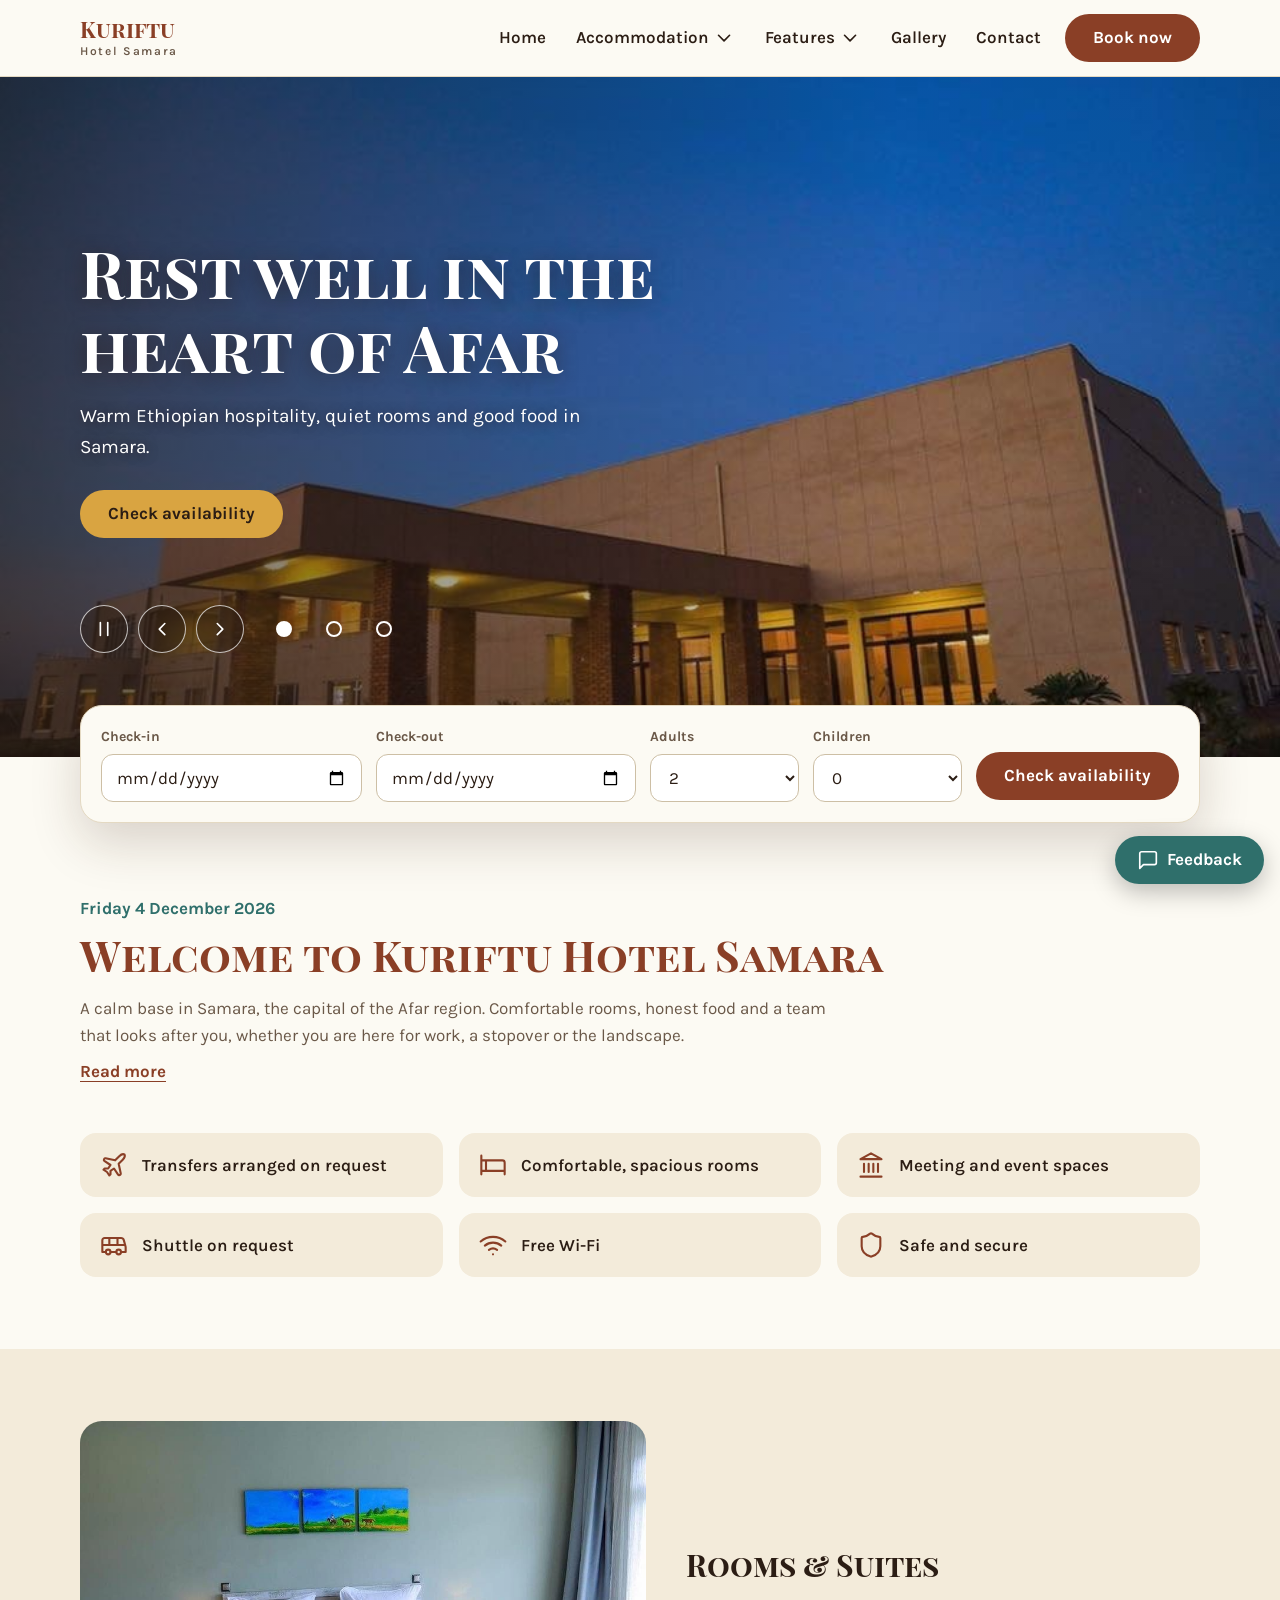
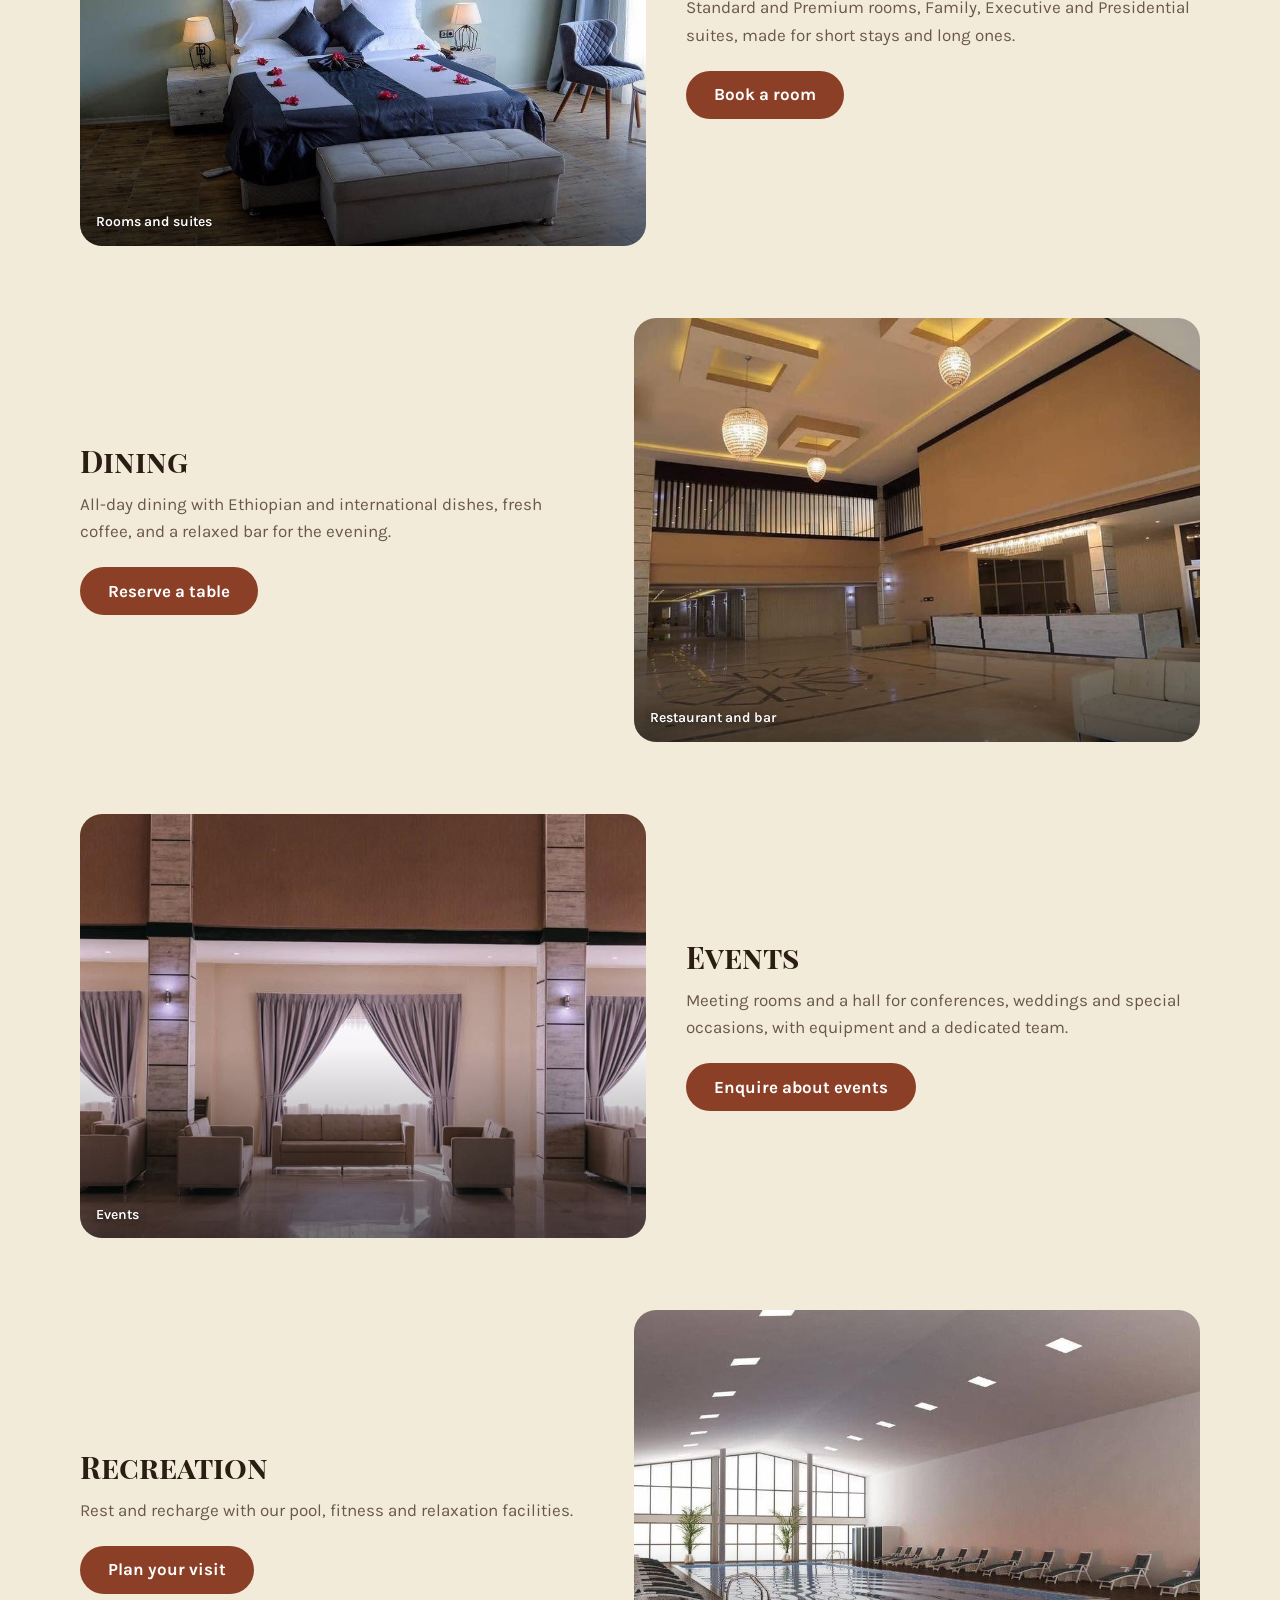
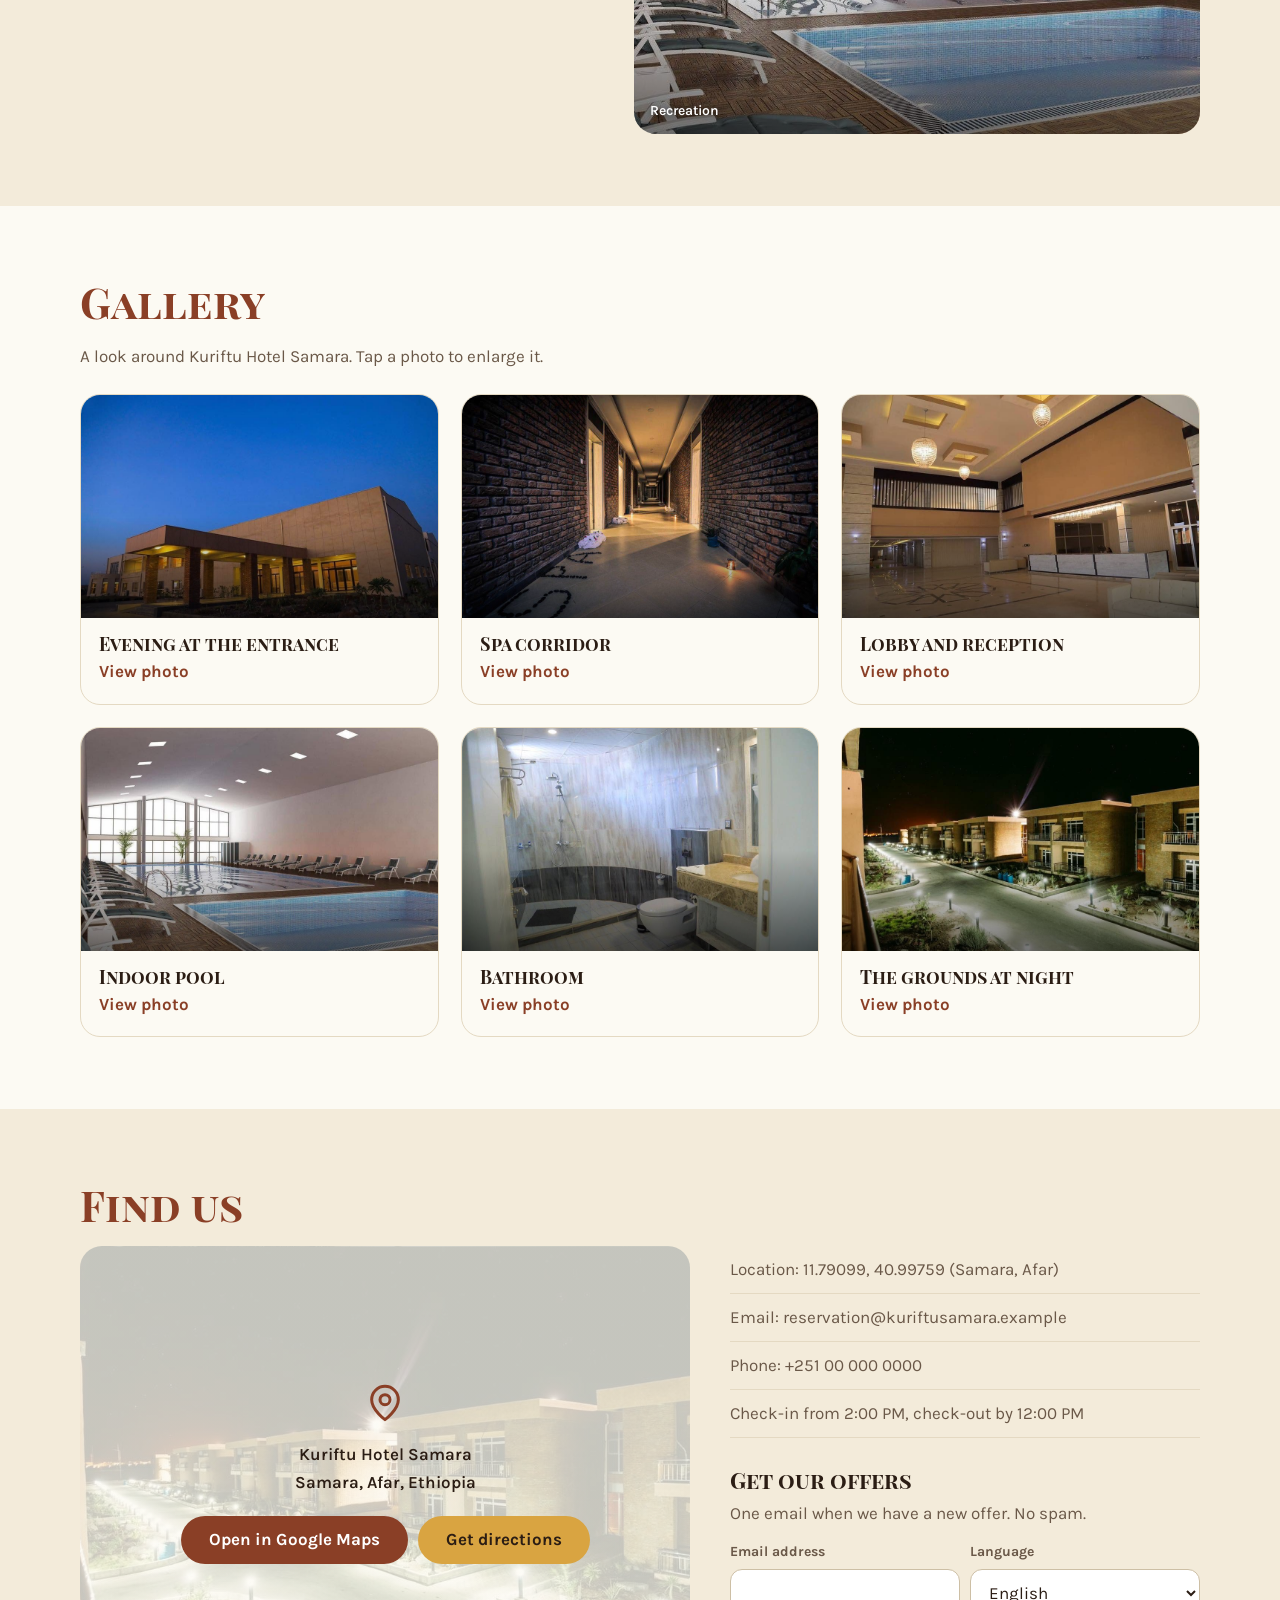
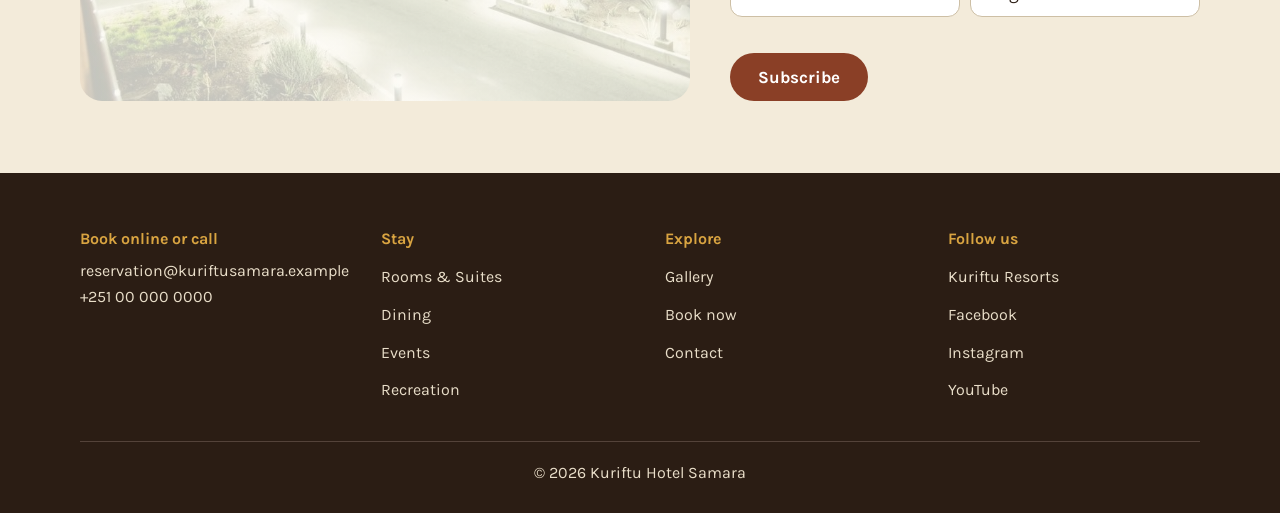
<file: index.html>
<!DOCTYPE html>
<html lang="en">
	<head>
		<meta charset="utf-8">
		<meta name="viewport" content="width=device-width, initial-scale=1, viewport-fit=cover">

		<!-- Colour of the phone browser bar (Kuriftu cream) -->
		<meta name="theme-color" content="#FCFAF3">
		<title>Kuriftu Hotel Samara</title>
		<link rel="preconnect" href="https://fonts.googleapis.com">
		<link rel="preconnect" href="https://fonts.gstatic.com" crossorigin>

		<!-- Fonts: Playfair Display SC (headings) and Karla (text) from Google Fonts -->
		<link href="https://fonts.googleapis.com/css2?family=Karla:wght@400;500;600;700&amp;family=Playfair+Display+SC:wght@400;700&amp;display=swap" rel="stylesheet">

		<!-- Site styles: every colour, size and layout rule is in css/style.css -->
		<link rel="stylesheet" href="css/style.css">
	</head>
	<body>

		<!-- Skip link: lets keyboard users jump past the menu to the main content -->
		<a class="skip" href="#main">Skip to content</a>

		<!-- HEADER: logo, menu button (phones) and main navigation -->
		<header>
			<div class="w">
				<a class="logo" href="#home" aria-label="Kuriftu Hotel Samara, home">
					Kuriftu
					<small>Hotel Samara</small>
				</a>
				<!-- Menu button: shown on phones and tablets only. Opens and closes #nav (js/common.js) -->
				<button class="burger" id="bg" aria-label="Open menu" aria-expanded="false" aria-controls="nav">
					<svg class="i" viewBox="0 0 24 24">
						<path d="M4 7h16M4 12h16M4 17h16"/>
					</svg>
				</button>
				<!-- MAIN MENU: each .dd button opens a dropdown (.sub) of links -->
				<nav id="nav" aria-label="Main">
					<ul>
						<li><a href="#home">Home</a></li>
						<li>
							<button class="dd" aria-expanded="false">
								Accommodation
								<svg class="i" viewBox="0 0 24 24">
									<path d="m6 9 6 6 6-6"/>
								</svg>
							</button>
							<div class="sub">
								<a href="rooms.html">Standard Room</a>
								<a href="rooms.html">Premium Room</a>
								<a href="rooms.html">Family Suite</a>
								<a href="rooms.html">Executive Suite</a>
								<a href="rooms.html">Presidential Suite</a>
							</div>
						</li>
						<li>
							<button class="dd" aria-expanded="false">
								Features
								<svg class="i" viewBox="0 0 24 24">
									<path d="m6 9 6 6 6-6"/>
								</svg>
							</button>
							<div class="sub">
								<a href="dining.html">Restaurant &amp; Bar</a>
								<a href="recreation.html">Recreation</a>
								<a href="events.html">Events</a>
							</div>
						</li>
						<li><a href="#sights">Gallery</a></li>
						<li><a href="#contact">Contact</a></li>
						<li><a class="btn cta" href="#bk">Book now</a></li>
					</ul>
				</nav>
			</div>
		</header>

		<!-- MAIN CONTENT -->
		<main id="main">

			<!-- HERO SLIDESHOW: 3 slides changed by js/home.js. Slide photos are .s1 .s2 .s3 in css/style.css -->
			<div class="hero" id="home" role="region" aria-roledescription="carousel" aria-label="Featured">
				<div class="slide on s1" role="group" aria-label="1 of 3">
					<div class="w">
						<h1>Rest well in the heart of Afar</h1>
						<p>Warm Ethiopian hospitality, quiet rooms and good food in Samara.</p>
						<a class="btn" href="#bk">Check availability</a>
					</div>
				</div>
				<div class="slide s2" role="group" aria-label="2 of 3">
					<div class="w">
						<h2>Stay longer, save more</h2>
						<p>Ask our team about extended-stay and group rates.</p>
						<a class="btn" href="#bk" data-pre="Special offers">See offers</a>
					</div>
				</div>
				<div class="slide s3" role="group" aria-label="3 of 3">
					<div class="w">
						<h2>Meetings, weddings and celebrations</h2>
						<p>Spaces and a team to host your event with ease.</p>
						<a class="btn" href="events.html">Plan an event</a>
					</div>
				</div>
				<!-- Slideshow controls: pause, previous, next, and dots (the dots are added by js/home.js) -->
				<div class="ctl">
					<div class="w">
						<button class="cb" id="pp" aria-label="Pause slideshow">
							<svg class="i" viewBox="0 0 24 24">
								<path d="M8 5v14M16 5v14"/>
							</svg>
						</button>
						<button class="cb" id="prev" aria-label="Previous slide">
							<svg class="i" viewBox="0 0 24 24">
								<path d="m15 18-6-6 6-6"/>
							</svg>
						</button>
						<button class="cb" id="next" aria-label="Next slide">
							<svg class="i" viewBox="0 0 24 24">
								<path d="m9 18 6-6-6-6"/>
							</svg>
						</button>
						<div class="dots" id="dots"></div>
					</div>
				</div>
			</div>

			<!-- QUICK BOOKING BAR: choose dates and guests. Checked by js/home.js -->
			<div class="book" id="bk">
				<form id="bf" novalidate>
					<div>
						<label for="ci">Check-in</label>
						<input type="date" id="ci" required>
						<div class="err" id="e1">Choose a check-in date.</div>
					</div>
					<div>
						<label for="co">Check-out</label>
						<input type="date" id="co" required>
						<div class="err" id="e2">Choose a date after check-in.</div>
					</div>
					<div>
						<label for="ad">Adults</label>
						<select id="ad">
							<option>1</option>
							<option selected>2</option>
							<option>3</option>
							<option>4</option>
						</select>
					</div>
					<div>
						<label for="ch">Children</label>
						<select id="ch">
							<option>0</option>
							<option>1</option>
							<option>2</option>
							<option>3</option>
							<option>4</option>
						</select>
					</div>
					<div style="padding-top:26px">
						<button class="btn d" type="submit">Check availability</button>
					</div>
				</form>
			</div>

			<!-- WELCOME: intro text, "Read more" toggle and highlight icons (#feat is filled by js/home.js) -->
			<section>
				<div class="w">
					<p class="date" id="today"></p>
					<h2 class="t">Welcome to Kuriftu Hotel Samara</h2>
					<p class="lead">
						A calm base in Samara, the capital of the Afar region. Comfortable rooms, honest food and a team that looks after you, whether you are here for work, a stopover or the landscape.
					</p>
					<div class="more" id="more">
						<div>
							<p class="lead" style="margin-top:14px">
								Rooms and suites include Wi-Fi and modern comforts. We can arrange meetings, conferences, weddings and tailor-made events, plus transport and local excursions. Tell us what you need and we will plan around it.
							</p>
						</div>
					</div>
					<button class="rm" id="rm" aria-expanded="false" aria-controls="more">Read more</button>
					<div class="feat" id="feat"></div>
				</div>
			</section>

			<!-- SERVICES: four photo + text blocks. Each button opens that service's own page -->
			<section class="alt" id="rooms">
				<div class="w">
					<!-- Rooms & Suites block, links to rooms.html -->
					<div class="row">
						<div class="ph p7" data-l="Rooms and suites"></div>
						<div>
							<h3>Rooms &amp; Suites</h3>
							<p>
								Standard and Premium rooms, Family, Executive and Presidential suites, made for short stays and long ones.
							</p>
							<a class="btn d" href="rooms.html">Book a room</a>
						</div>
					</div>
					<!-- Dining block, links to dining.html -->
					<div class="row" id="dining">
						<div class="ph p5" data-l="Restaurant and bar"></div>
						<div>
							<h3>Dining</h3>
							<p>
								All-day dining with Ethiopian and international dishes, fresh coffee, and a relaxed bar for the evening.
							</p>
							<a class="btn d" href="dining.html">Reserve a table</a>
						</div>
					</div>
					<!-- Events block, links to events.html -->
					<div class="row" id="events">
						<div class="ph p2" data-l="Events"></div>
						<div>
							<h3>Events</h3>
							<p>
								Meeting rooms and a hall for conferences, weddings and special occasions, with equipment and a dedicated team.
							</p>
							<a class="btn d" href="events.html">Enquire about events</a>
						</div>
					</div>
					<!-- Recreation block, links to recreation.html -->
					<div class="row" id="recreation">
						<div class="ph p6" data-l="Recreation"></div>
						<div>
							<h3>Recreation</h3>
							<p>Rest and recharge with our pool, fitness and relaxation facilities.</p>
							<a class="btn d" href="recreation.html">Plan your visit</a>
						</div>
					</div>
				</div>
			</section>

			<!-- GALLERY: photo cards are created by js/home.js. Clicking one opens the photo large -->
			<section id="sights">
				<div class="w">
					<h2 class="t">Gallery</h2>
					<p class="lead" style="margin-bottom:var(--sp3)">
						A look around Kuriftu Hotel Samara. Tap a photo to enlarge it.
					</p>
					<div class="grid" id="sg"></div>
				</div>
			</section>

			<!-- CONTACT: map buttons, contact details and newsletter form -->
			<section class="alt" id="contact">
				<div class="w">
					<h2 class="t">Find us</h2>
					<div class="map">
						<!-- Map panel: the buttons open Google Maps at the hotel coordinates -->
						<div class="mp bgmap">
							<div>
								<svg class="i" viewBox="0 0 24 24" style="width:40px;height:40px;color:var(--clay)">
									<path d="M20 10c0 6-8 12-8 12S4 16 4 10a8 8 0 0 1 16 0z"/>
									<circle cx="12" cy="10" r="3"/>
								</svg>
								<p>Kuriftu Hotel Samara<br>Samara, Afar, Ethiopia</p>
								<div style="display:flex;gap:10px;flex-wrap:wrap;justify-content:center">
									<a class="btn d" target="_blank" rel="noopener" href="https://www.google.com/maps/search/?api=1&amp;query=11.790987722629863,40.997588932557825">
										Open in Google Maps
									</a>
									<a class="btn" target="_blank" rel="noopener" href="https://www.google.com/maps/dir/?api=1&amp;destination=11.790987722629863,40.997588932557825">
										Get directions
									</a>
								</div>
							</div>
						</div>
						<div>
							<ul class="list">
								<li>Location: 11.79099, 40.99759 (Samara, Afar)</li>
								<li>Email: reservation@kuriftusamara.example</li>
								<li>Phone: +251 00 000 0000</li>
								<li>Check-in from 2:00 PM, check-out by 12:00 PM</li>
							</ul>
							<h3 style="font-size:22px;margin:30px 0 6px">Get our offers</h3>
							<p style="color:var(--mu)">One email when we have a new offer. No spam.</p>
							<!-- Newsletter form (checked by js/home.js) -->
							<form class="sf" id="sf" novalidate>
								<div>
									<label for="se">Email address</label>
									<input type="email" id="se" autocomplete="email">
									<div class="err">Enter a valid email, like name@example.com.</div>
								</div>
								<div>
									<label for="sl">Language</label>
									<select id="sl">
										<option>English</option>
										<option>Amharic</option>
									</select>
								</div>
								<div style="padding-top:26px">
									<button class="btn d" type="submit">Subscribe</button>
								</div>
							</form>
						</div>
					</div>
				</div>
			</section>
		</main>

		<!-- FOOTER: link columns and copyright -->
		<footer>
			<div class="w">
				<div class="fg">
					<div>
						<h4>Book online or call</h4>
						<ul>
							<li>reservation@kuriftusamara.example</li>
							<li>+251 00 000 0000</li>
						</ul>
					</div>
					<div>
						<h4>Stay</h4>
						<ul>
							<li><a href="rooms.html">Rooms &amp; Suites</a></li>
							<li><a href="dining.html">Dining</a></li>
							<li><a href="events.html">Events</a></li>
							<li><a href="recreation.html">Recreation</a></li>
						</ul>
					</div>
					<div>
						<h4>Explore</h4>
						<ul>
							<li><a href="#sights">Gallery</a></li>
							<li><a href="#bk">Book now</a></li>
							<li><a href="#contact">Contact</a></li>
						</ul>
					</div>
					<div>
						<h4>Follow us</h4>
						<ul>
							<li><a href="https://kurifturesorts.com" target="_blank" rel="noopener">Kuriftu Resorts</a></li>
							<li><a href="#" data-soon>Facebook</a></li>
							<li><a href="#" data-soon>Instagram</a></li>
							<li><a href="#" data-soon>YouTube</a></li>
						</ul>
					</div>
				</div>
				<p class="cp">© 2026 Kuriftu Hotel Samara</p>
			</div>
		</footer>

		<!-- Floating Feedback button: opens a feedback form (js/common.js) -->
		<button class="fab" id="fb">
			<svg class="i" viewBox="0 0 24 24">
				<path d="M21 15a2 2 0 0 1-2 2H7l-4 4V5a2 2 0 0 1 2-2h14a2 2 0 0 1 2 2z"/>
			</svg>
			<span>Feedback</span>
		</button>

		<!-- Pop-up dialog: used for confirmations, feedback and enlarged photos -->
		<div class="md" id="md" role="dialog" aria-modal="true" aria-label="Dialog">
			<div class="mb">
				<button class="x" id="mx" aria-label="Close">
					<svg class="i" viewBox="0 0 24 24">
						<path d="M18 6 6 18M6 6l12 12"/>
					</svg>
				</button>
				<div id="mc"></div>
			</div>
		</div>

		<!-- Toast: short message that appears at the bottom of the screen -->
		<div id="toast" role="status" aria-live="polite"></div>

		<!-- SCRIPTS: common.js is shared by every page (menu, pop-up, toast, feedback); the second file is specific to this page -->
		<script src="js/common.js"></script>
		<script src="js/home.js"></script>
	</body>
</html>
</file>
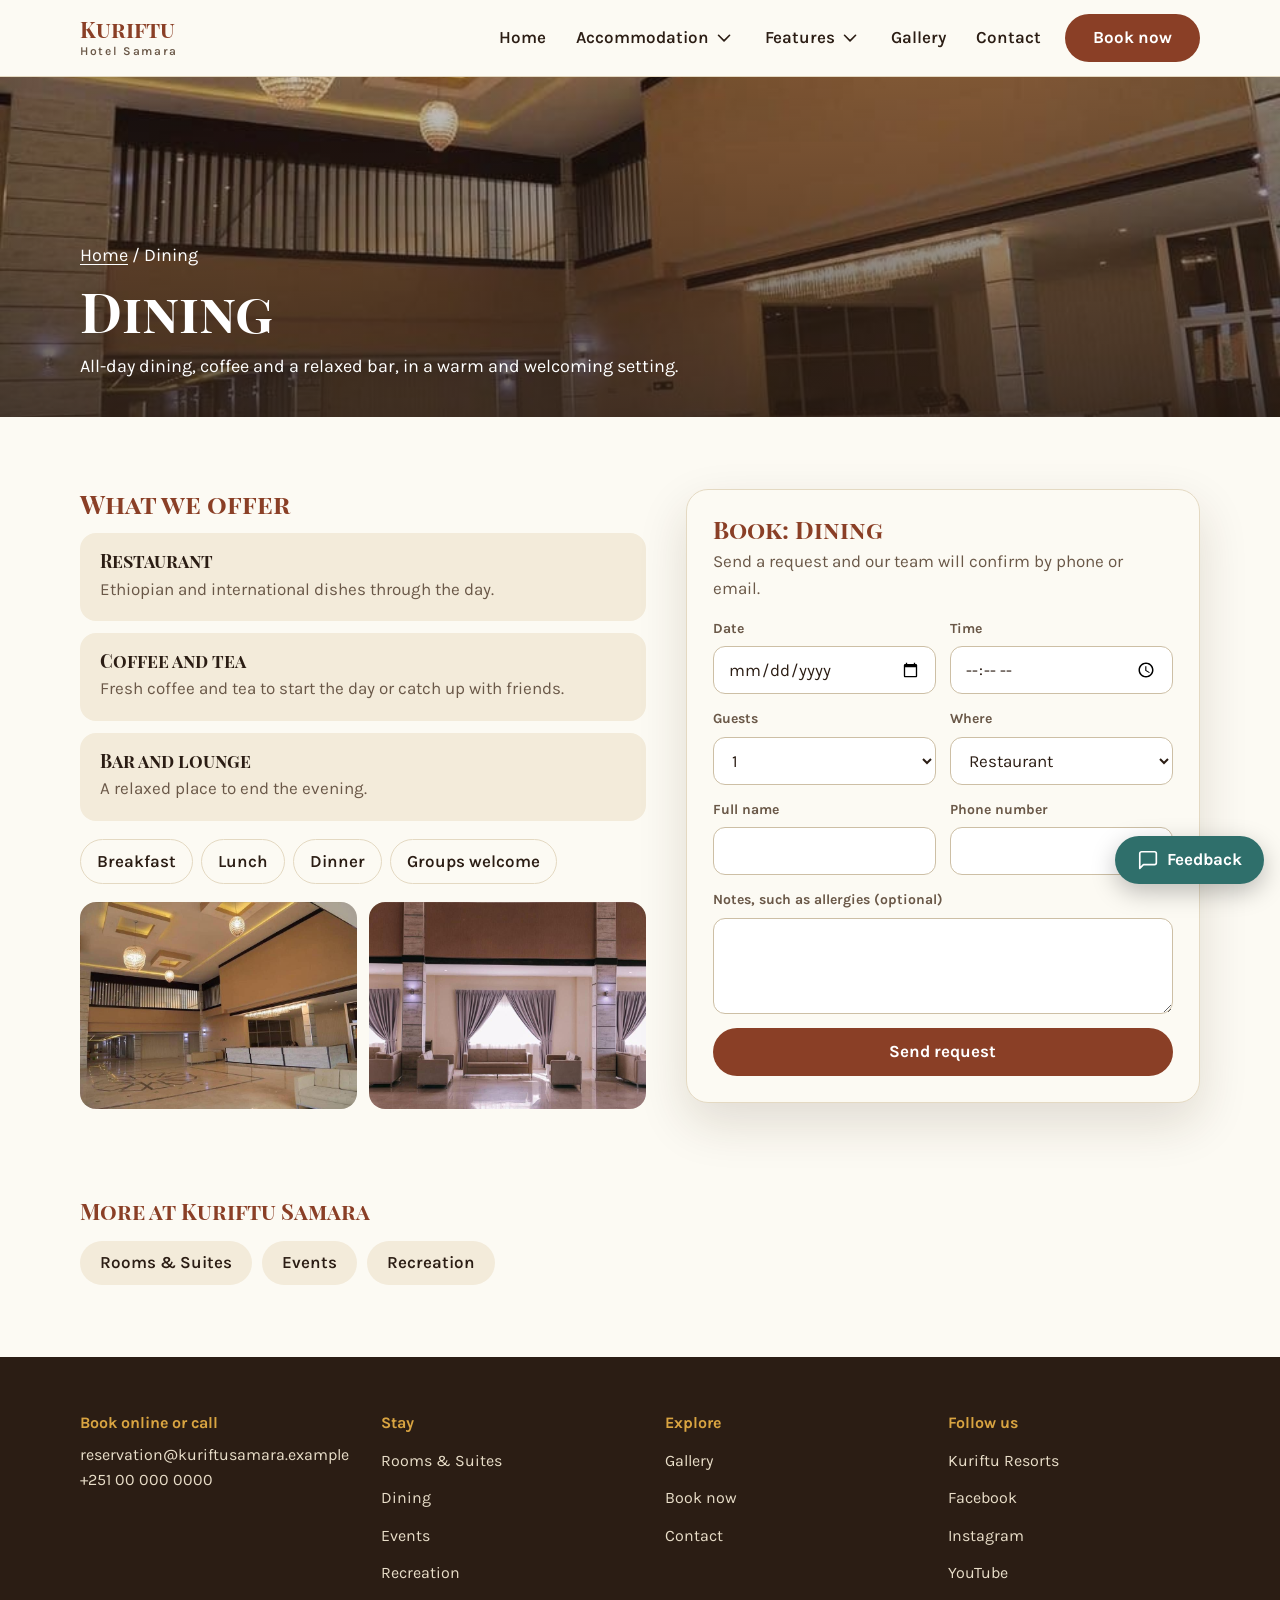
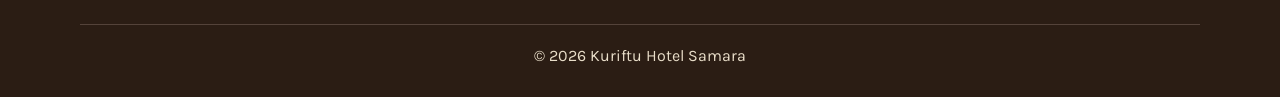
<file: dining.html>
<!DOCTYPE html>
<html lang="en">
	<head>
		<meta charset="utf-8">
		<meta name="viewport" content="width=device-width, initial-scale=1, viewport-fit=cover">

		<!-- Colour of the phone browser bar (Kuriftu cream) -->
		<meta name="theme-color" content="#FCFAF3">
		<title>Dining | Kuriftu Hotel Samara</title>
		<link rel="preconnect" href="https://fonts.googleapis.com">
		<link rel="preconnect" href="https://fonts.gstatic.com" crossorigin>

		<!-- Fonts: Playfair Display SC (headings) and Karla (text) from Google Fonts -->
		<link href="https://fonts.googleapis.com/css2?family=Karla:wght@400;500;600;700&amp;family=Playfair+Display+SC:wght@400;700&amp;display=swap" rel="stylesheet">

		<!-- Site styles: every colour, size and layout rule is in css/style.css -->
		<link rel="stylesheet" href="css/style.css">
		<!-- Marks the page as JavaScript-enabled (for animations) and remembers if the opening screen was already shown -->
		<script>document.documentElement.className="js";try{if(sessionStorage.getItem("ks"))document.documentElement.classList.add("seen")}catch(e){}</script>
	</head>
	<body data-page="dining">

		<!-- PAGE TRANSITION: clay curtain that slides away when a page opens and closes when a link is clicked -->
		<div class="curtain" aria-hidden="true"></div>

		<!-- Skip link: lets keyboard users jump past the menu to the main content -->
		<a class="skip" href="index.html#main">Skip to content</a>

		<!-- HEADER: logo, menu button (phones) and main navigation -->
		<header>
			<div class="w">
				<a class="logo" href="index.html#home" aria-label="Kuriftu Hotel Samara, home">
					Kuriftu
					<small>Hotel Samara</small>
				</a>
				<!-- Menu button: shown on phones and tablets only. Opens and closes #nav (js/common.js) -->
				<button class="burger" id="bg" aria-label="Open menu" aria-expanded="false" aria-controls="nav">
					<svg class="i" viewBox="0 0 24 24">
						<path d="M4 7h16M4 12h16M4 17h16"/>
					</svg>
				</button>
				<!-- MAIN MENU: each .dd button opens a dropdown (.sub) of links -->
				<nav id="nav" aria-label="Main">
					<ul>
						<li><a href="index.html#home">Home</a></li>
						<li>
							<button class="dd" aria-expanded="false">
								Accommodation
								<svg class="i" viewBox="0 0 24 24">
									<path d="m6 9 6 6 6-6"/>
								</svg>
							</button>
							<div class="sub">
								<a href="rooms.html">Standard Room</a>
								<a href="rooms.html">Premium Room</a>
								<a href="rooms.html">Family Suite</a>
								<a href="rooms.html">Executive Suite</a>
								<a href="rooms.html">Presidential Suite</a>
							</div>
						</li>
						<li>
							<button class="dd" aria-expanded="false">
								Features
								<svg class="i" viewBox="0 0 24 24">
									<path d="m6 9 6 6 6-6"/>
								</svg>
							</button>
							<div class="sub">
								<a href="dining.html">Restaurant &amp; Bar</a>
								<a href="recreation.html">Recreation</a>
								<a href="events.html">Events</a>
							</div>
						</li>
						<li><a href="index.html#sights">Gallery</a></li>
						<li><a href="index.html#contact">Contact</a></li>
						<li><a class="btn cta" href="index.html#bk">Book now</a></li>
					</ul>
				</nav>
			</div>
		</header>

		<!-- MAIN CONTENT -->
		<main id="main">

			<!-- PAGE BANNER: photo background (class p7, p5, p2 or p6) with the page title -->
			<div class="sh p5">
				<div class="w">
					<p class="crumb"><a href="index.html">Home</a> / Dining</p>
					<h1 tabindex="-1">Dining</h1>
					<p>All-day dining, coffee and a relaxed bar, in a warm and welcoming setting.</p>
				</div>
			</div>
			<div class="w">
				<!-- TWO COLUMNS: details on the left, booking form on the right (stacked on phones) -->
				<div class="sg2">
					<div>
						<h2>What we offer</h2>
						<div class="ic">
							<h3>Restaurant</h3>
							<p>Ethiopian and international dishes through the day.</p>
						</div>
						<div class="ic">
							<h3>Coffee and tea</h3>
							<p>Fresh coffee and tea to start the day or catch up with friends.</p>
						</div>
						<div class="ic">
							<h3>Bar and lounge</h3>
							<p>A relaxed place to end the evening.</p>
						</div>
						<ul class="tg">
							<li>Breakfast</li>
							<li>Lunch</li>
							<li>Dinner</li>
							<li>Groups welcome</li>
						</ul>
						<!-- Photo strip -->
						<div class="thumbs">
							<div class="p5" role="img" aria-label="Dining photo"></div>
							<div class="p2" role="img" aria-label="Dining photo"></div>
						</div>
					</div>
					<!-- BOOKING FORM: js/service.js builds the fields into #pf-fields, checks them and shows a confirmation -->
					<form class="bf" id="pf" novalidate>
						<h2>Book: Dining</h2>
						<p>Send a request and our team will confirm by phone or email.</p>
						<div class="f2" id="pf-fields"></div>
						<button class="btn d" type="submit">Send request</button>
					</form>
				</div>
				<h2 class="t" style="font-size:22px">More at Kuriftu Samara</h2>
				<!-- Links to the other service pages -->
				<div class="oth">
					<a href="rooms.html">Rooms &amp; Suites</a>
					<a href="events.html">Events</a>
					<a href="recreation.html">Recreation</a>
				</div>
			</div>
		</main>

		<!-- FOOTER: link columns and copyright -->
		<footer>
			<div class="w">
				<div class="fg">
					<div>
						<h4>Book online or call</h4>
						<ul>
							<li>reservation@kuriftusamara.example</li>
							<li>+251 00 000 0000</li>
						</ul>
					</div>
					<div>
						<h4>Stay</h4>
						<ul>
							<li><a href="rooms.html">Rooms &amp; Suites</a></li>
							<li><a href="dining.html">Dining</a></li>
							<li><a href="events.html">Events</a></li>
							<li><a href="recreation.html">Recreation</a></li>
						</ul>
					</div>
					<div>
						<h4>Explore</h4>
						<ul>
							<li><a href="index.html#sights">Gallery</a></li>
							<li><a href="index.html#bk">Book now</a></li>
							<li><a href="index.html#contact">Contact</a></li>
						</ul>
					</div>
					<div>
						<h4>Follow us</h4>
						<ul>
							<li><a href="https://kurifturesorts.com" target="_blank" rel="noopener">Kuriftu Resorts</a></li>
							<li><a href="index.html#" data-soon>Facebook</a></li>
							<li><a href="index.html#" data-soon>Instagram</a></li>
							<li><a href="index.html#" data-soon>YouTube</a></li>
						</ul>
					</div>
				</div>
				<p class="cp">© 2026 Kuriftu Hotel Samara</p>
			</div>
		</footer>

		<!-- Floating Feedback button: opens a feedback form (js/common.js) -->
		<button class="fab" id="fb">
			<svg class="i" viewBox="0 0 24 24">
				<path d="M21 15a2 2 0 0 1-2 2H7l-4 4V5a2 2 0 0 1 2-2h14a2 2 0 0 1 2 2z"/>
			</svg>
			<span>Feedback</span>
		</button>

		<!-- Pop-up dialog: used for confirmations, feedback and enlarged photos -->
		<div class="md" id="md" role="dialog" aria-modal="true" aria-label="Dialog">
			<div class="mb">
				<button class="x" id="mx" aria-label="Close">
					<svg class="i" viewBox="0 0 24 24">
						<path d="M18 6 6 18M6 6l12 12"/>
					</svg>
				</button>
				<div id="mc"></div>
			</div>
		</div>

		<!-- Toast: short message that appears at the bottom of the screen -->
		<div id="toast" role="status" aria-live="polite"></div>

		<!-- SCRIPTS: common.js is shared by every page (menu, pop-up, toast, feedback); the second file is specific to this page -->
		<script src="js/common.js"></script>
		<script src="js/service.js"></script>
	</body>
</html>
</file>
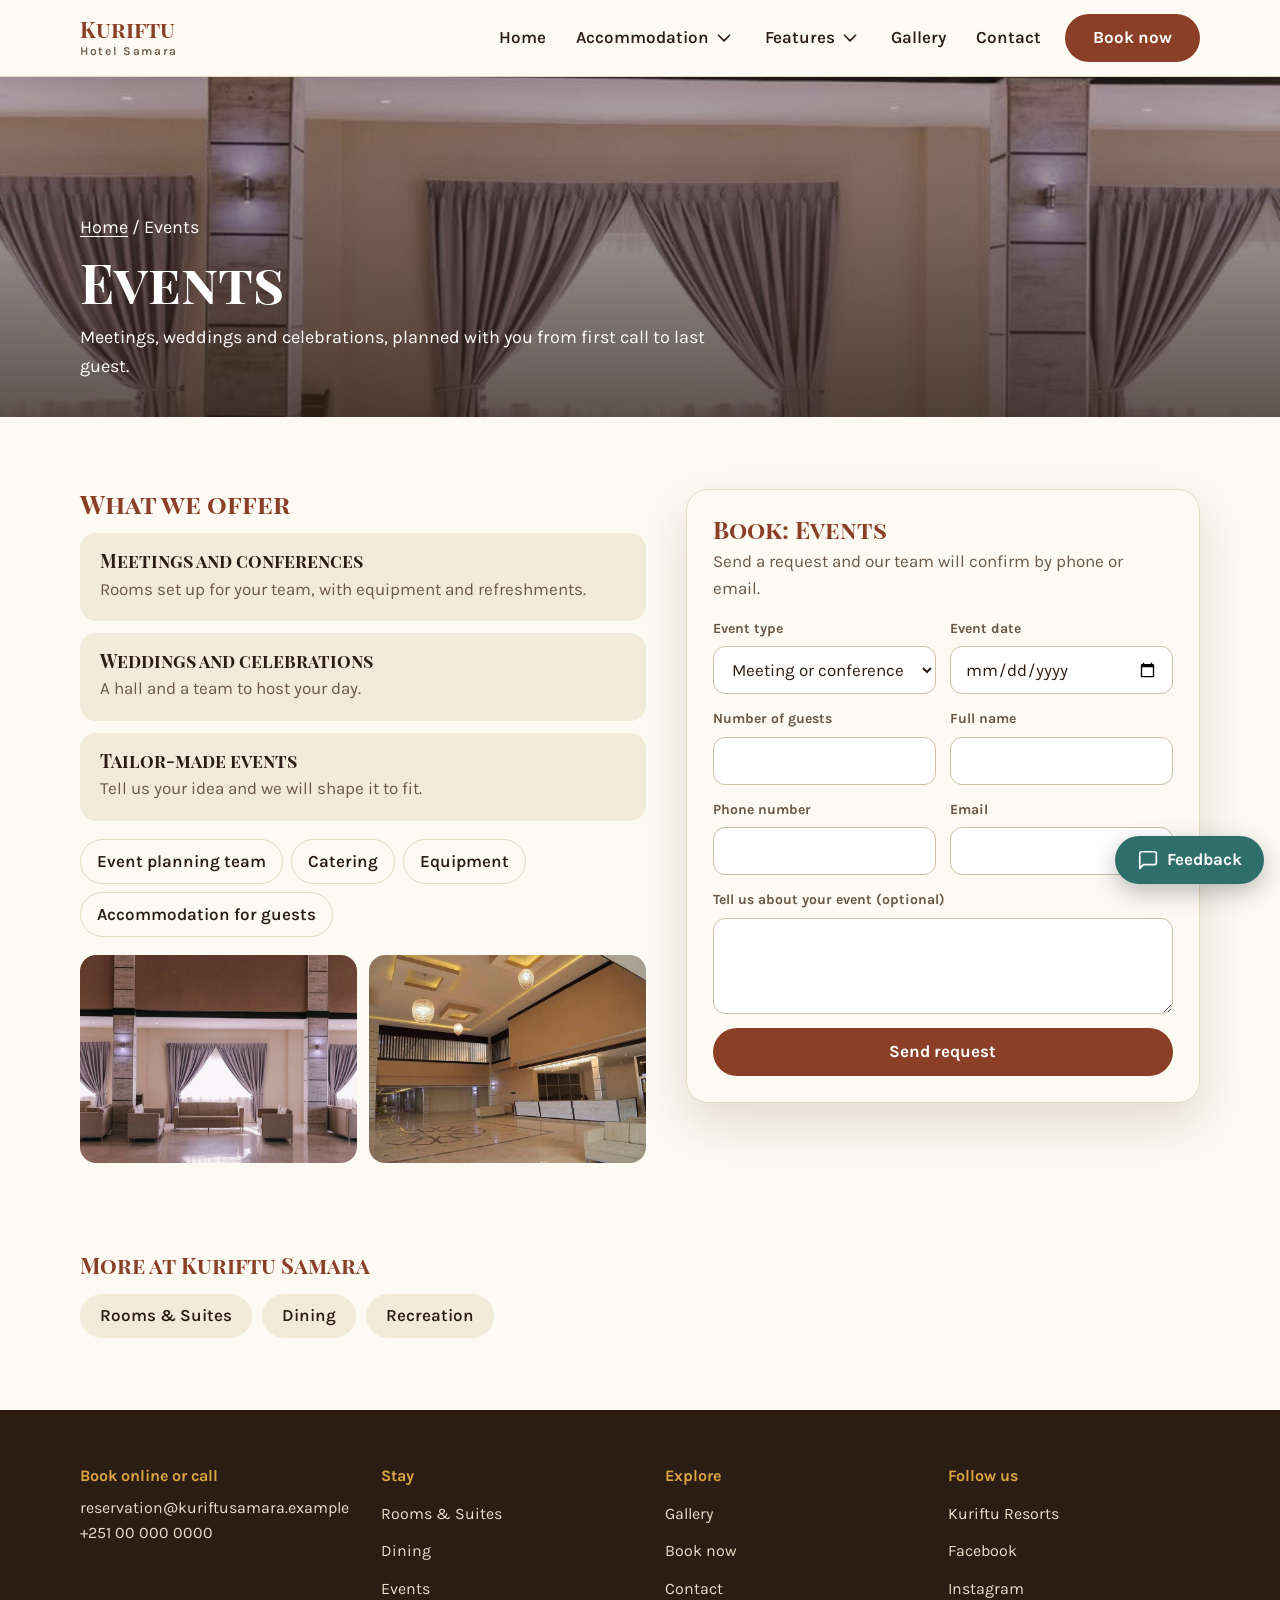
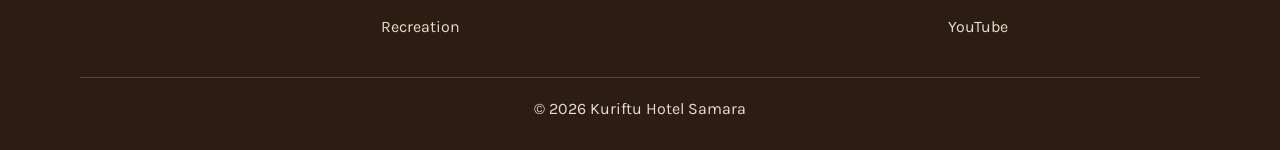
<file: events.html>
<!DOCTYPE html>
<html lang="en">
	<head>
		<meta charset="utf-8">
		<meta name="viewport" content="width=device-width, initial-scale=1, viewport-fit=cover">

		<!-- Colour of the phone browser bar (Kuriftu cream) -->
		<meta name="theme-color" content="#FCFAF3">
		<title>Events | Kuriftu Hotel Samara</title>
		<link rel="preconnect" href="https://fonts.googleapis.com">
		<link rel="preconnect" href="https://fonts.gstatic.com" crossorigin>

		<!-- Fonts: Playfair Display SC (headings) and Karla (text) from Google Fonts -->
		<link href="https://fonts.googleapis.com/css2?family=Karla:wght@400;500;600;700&amp;family=Playfair+Display+SC:wght@400;700&amp;display=swap" rel="stylesheet">

		<!-- Site styles: every colour, size and layout rule is in css/style.css -->
		<link rel="stylesheet" href="css/style.css">
		<!-- Marks the page as JavaScript-enabled (for animations) and remembers if the opening screen was already shown -->
		<script>document.documentElement.className="js";try{if(sessionStorage.getItem("ks"))document.documentElement.classList.add("seen")}catch(e){}</script>
	</head>
	<body data-page="events">

		<!-- PAGE TRANSITION: clay curtain that slides away when a page opens and closes when a link is clicked -->
		<div class="curtain" aria-hidden="true"></div>

		<!-- Skip link: lets keyboard users jump past the menu to the main content -->
		<a class="skip" href="index.html#main">Skip to content</a>

		<!-- HEADER: logo, menu button (phones) and main navigation -->
		<header>
			<div class="w">
				<a class="logo" href="index.html#home" aria-label="Kuriftu Hotel Samara, home">
					Kuriftu
					<small>Hotel Samara</small>
				</a>
				<!-- Menu button: shown on phones and tablets only. Opens and closes #nav (js/common.js) -->
				<button class="burger" id="bg" aria-label="Open menu" aria-expanded="false" aria-controls="nav">
					<svg class="i" viewBox="0 0 24 24">
						<path d="M4 7h16M4 12h16M4 17h16"/>
					</svg>
				</button>
				<!-- MAIN MENU: each .dd button opens a dropdown (.sub) of links -->
				<nav id="nav" aria-label="Main">
					<ul>
						<li><a href="index.html#home">Home</a></li>
						<li>
							<button class="dd" aria-expanded="false">
								Accommodation
								<svg class="i" viewBox="0 0 24 24">
									<path d="m6 9 6 6 6-6"/>
								</svg>
							</button>
							<div class="sub">
								<a href="rooms.html">Standard Room</a>
								<a href="rooms.html">Premium Room</a>
								<a href="rooms.html">Family Suite</a>
								<a href="rooms.html">Executive Suite</a>
								<a href="rooms.html">Presidential Suite</a>
							</div>
						</li>
						<li>
							<button class="dd" aria-expanded="false">
								Features
								<svg class="i" viewBox="0 0 24 24">
									<path d="m6 9 6 6 6-6"/>
								</svg>
							</button>
							<div class="sub">
								<a href="dining.html">Restaurant &amp; Bar</a>
								<a href="recreation.html">Recreation</a>
								<a href="events.html">Events</a>
							</div>
						</li>
						<li><a href="index.html#sights">Gallery</a></li>
						<li><a href="index.html#contact">Contact</a></li>
						<li><a class="btn cta" href="index.html#bk">Book now</a></li>
					</ul>
				</nav>
			</div>
		</header>

		<!-- MAIN CONTENT -->
		<main id="main">

			<!-- PAGE BANNER: photo background (class p7, p5, p2 or p6) with the page title -->
			<div class="sh p2">
				<div class="w">
					<p class="crumb"><a href="index.html">Home</a> / Events</p>
					<h1 tabindex="-1">Events</h1>
					<p>Meetings, weddings and celebrations, planned with you from first call to last guest.</p>
				</div>
			</div>
			<div class="w">
				<!-- TWO COLUMNS: details on the left, booking form on the right (stacked on phones) -->
				<div class="sg2">
					<div>
						<h2>What we offer</h2>
						<div class="ic">
							<h3>Meetings and conferences</h3>
							<p>Rooms set up for your team, with equipment and refreshments.</p>
						</div>
						<div class="ic">
							<h3>Weddings and celebrations</h3>
							<p>A hall and a team to host your day.</p>
						</div>
						<div class="ic">
							<h3>Tailor-made events</h3>
							<p>Tell us your idea and we will shape it to fit.</p>
						</div>
						<ul class="tg">
							<li>Event planning team</li>
							<li>Catering</li>
							<li>Equipment</li>
							<li>Accommodation for guests</li>
						</ul>
						<!-- Photo strip -->
						<div class="thumbs">
							<div class="p2" role="img" aria-label="Events photo"></div>
							<div class="p5" role="img" aria-label="Events photo"></div>
						</div>
					</div>
					<!-- BOOKING FORM: js/service.js builds the fields into #pf-fields, checks them and shows a confirmation -->
					<form class="bf" id="pf" novalidate>
						<h2>Book: Events</h2>
						<p>Send a request and our team will confirm by phone or email.</p>
						<div class="f2" id="pf-fields"></div>
						<button class="btn d" type="submit">Send request</button>
					</form>
				</div>
				<h2 class="t" style="font-size:22px">More at Kuriftu Samara</h2>
				<!-- Links to the other service pages -->
				<div class="oth">
					<a href="rooms.html">Rooms &amp; Suites</a>
					<a href="dining.html">Dining</a>
					<a href="recreation.html">Recreation</a>
				</div>
			</div>
		</main>

		<!-- FOOTER: link columns and copyright -->
		<footer>
			<div class="w">
				<div class="fg">
					<div>
						<h4>Book online or call</h4>
						<ul>
							<li>reservation@kuriftusamara.example</li>
							<li>+251 00 000 0000</li>
						</ul>
					</div>
					<div>
						<h4>Stay</h4>
						<ul>
							<li><a href="rooms.html">Rooms &amp; Suites</a></li>
							<li><a href="dining.html">Dining</a></li>
							<li><a href="events.html">Events</a></li>
							<li><a href="recreation.html">Recreation</a></li>
						</ul>
					</div>
					<div>
						<h4>Explore</h4>
						<ul>
							<li><a href="index.html#sights">Gallery</a></li>
							<li><a href="index.html#bk">Book now</a></li>
							<li><a href="index.html#contact">Contact</a></li>
						</ul>
					</div>
					<div>
						<h4>Follow us</h4>
						<ul>
							<li><a href="https://kurifturesorts.com" target="_blank" rel="noopener">Kuriftu Resorts</a></li>
							<li><a href="index.html#" data-soon>Facebook</a></li>
							<li><a href="index.html#" data-soon>Instagram</a></li>
							<li><a href="index.html#" data-soon>YouTube</a></li>
						</ul>
					</div>
				</div>
				<p class="cp">© 2026 Kuriftu Hotel Samara</p>
			</div>
		</footer>

		<!-- Floating Feedback button: opens a feedback form (js/common.js) -->
		<button class="fab" id="fb">
			<svg class="i" viewBox="0 0 24 24">
				<path d="M21 15a2 2 0 0 1-2 2H7l-4 4V5a2 2 0 0 1 2-2h14a2 2 0 0 1 2 2z"/>
			</svg>
			<span>Feedback</span>
		</button>

		<!-- Pop-up dialog: used for confirmations, feedback and enlarged photos -->
		<div class="md" id="md" role="dialog" aria-modal="true" aria-label="Dialog">
			<div class="mb">
				<button class="x" id="mx" aria-label="Close">
					<svg class="i" viewBox="0 0 24 24">
						<path d="M18 6 6 18M6 6l12 12"/>
					</svg>
				</button>
				<div id="mc"></div>
			</div>
		</div>

		<!-- Toast: short message that appears at the bottom of the screen -->
		<div id="toast" role="status" aria-live="polite"></div>

		<!-- SCRIPTS: common.js is shared by every page (menu, pop-up, toast, feedback); the second file is specific to this page -->
		<script src="js/common.js"></script>
		<script src="js/service.js"></script>
	</body>
</html>
</file>
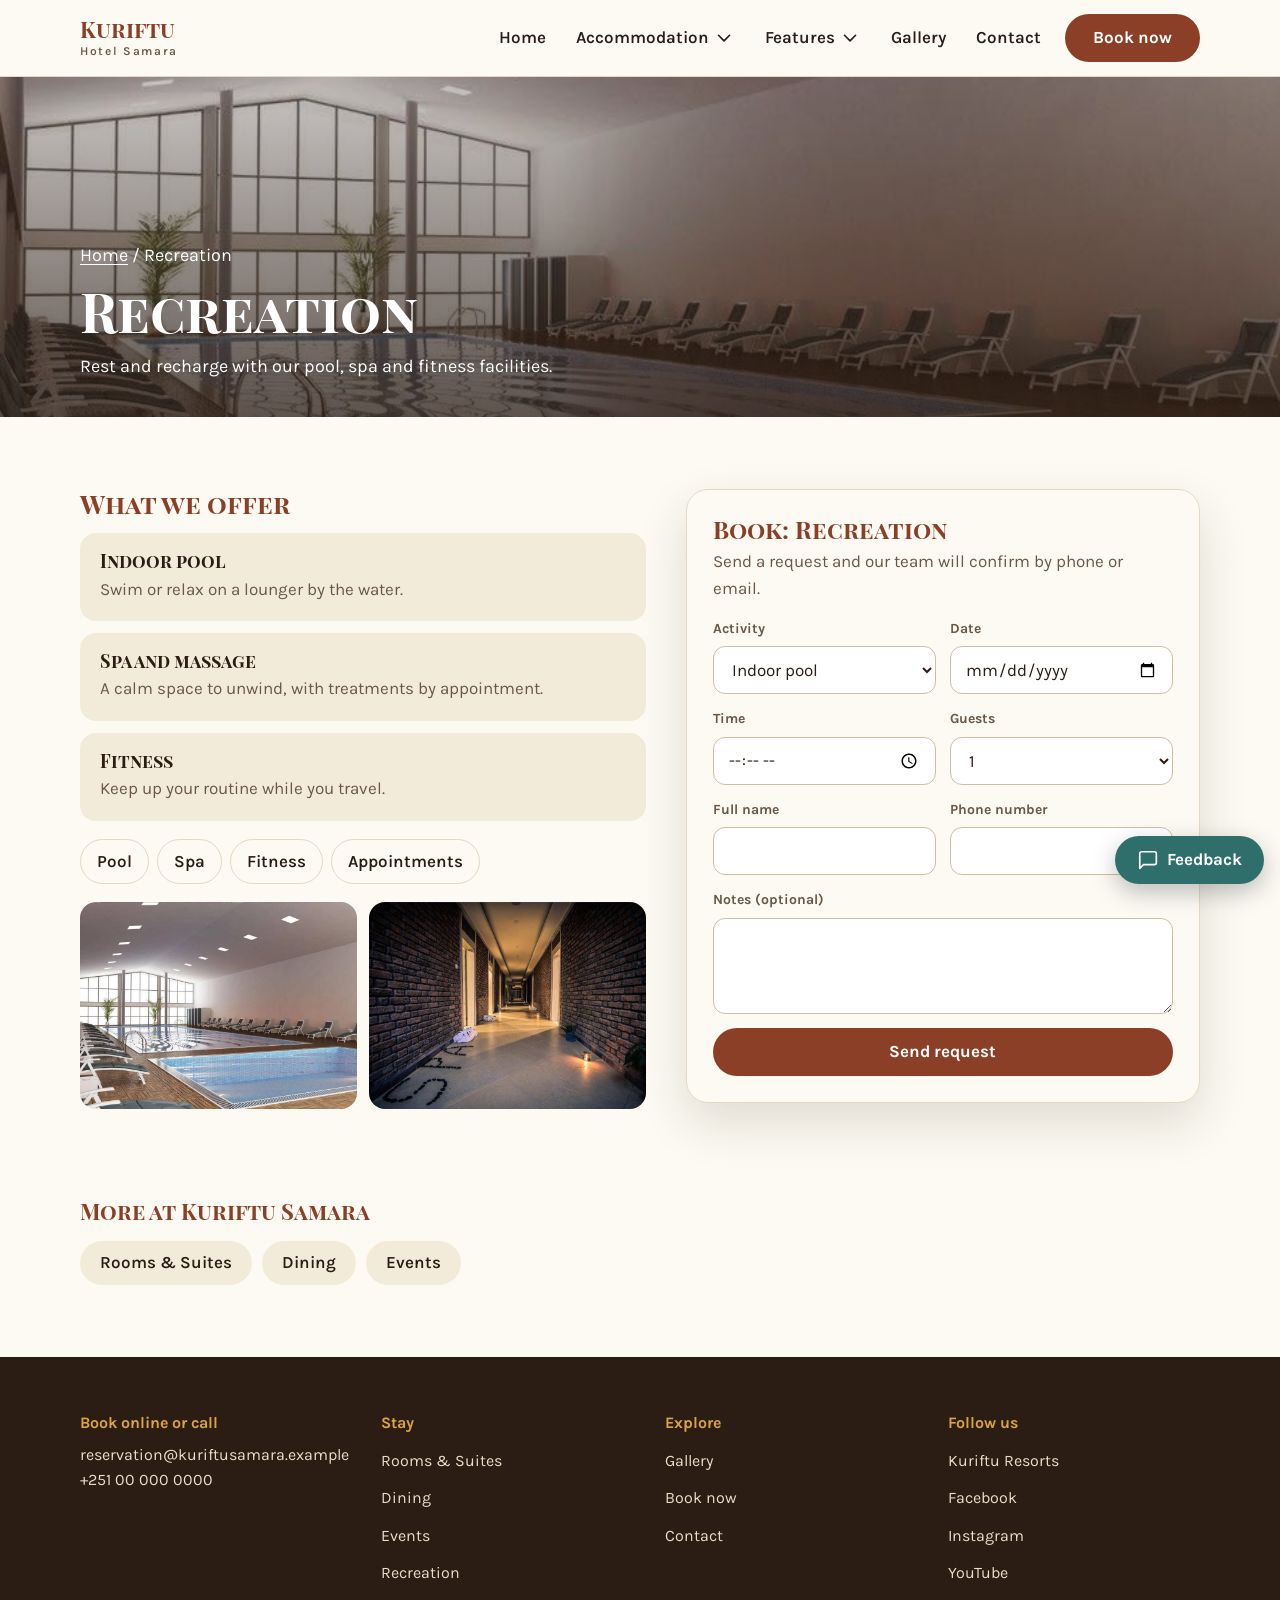
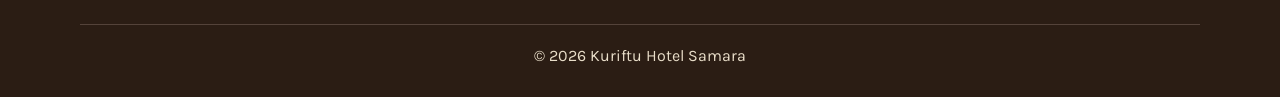
<file: recreation.html>
<!DOCTYPE html>
<html lang="en">
	<head>
		<meta charset="utf-8">
		<meta name="viewport" content="width=device-width, initial-scale=1, viewport-fit=cover">

		<!-- Colour of the phone browser bar (Kuriftu cream) -->
		<meta name="theme-color" content="#FCFAF3">
		<title>Recreation | Kuriftu Hotel Samara</title>
		<link rel="preconnect" href="https://fonts.googleapis.com">
		<link rel="preconnect" href="https://fonts.gstatic.com" crossorigin>

		<!-- Fonts: Playfair Display SC (headings) and Karla (text) from Google Fonts -->
		<link href="https://fonts.googleapis.com/css2?family=Karla:wght@400;500;600;700&amp;family=Playfair+Display+SC:wght@400;700&amp;display=swap" rel="stylesheet">

		<!-- Site styles: every colour, size and layout rule is in css/style.css -->
		<link rel="stylesheet" href="css/style.css">
		<!-- Marks the page as JavaScript-enabled (for animations) and remembers if the opening screen was already shown -->
		<script>document.documentElement.className="js";try{if(sessionStorage.getItem("ks"))document.documentElement.classList.add("seen")}catch(e){}</script>
	</head>
	<body data-page="recreation">

		<!-- PAGE TRANSITION: clay curtain that slides away when a page opens and closes when a link is clicked -->
		<div class="curtain" aria-hidden="true"></div>

		<!-- Skip link: lets keyboard users jump past the menu to the main content -->
		<a class="skip" href="index.html#main">Skip to content</a>

		<!-- HEADER: logo, menu button (phones) and main navigation -->
		<header>
			<div class="w">
				<a class="logo" href="index.html#home" aria-label="Kuriftu Hotel Samara, home">
					Kuriftu
					<small>Hotel Samara</small>
				</a>
				<!-- Menu button: shown on phones and tablets only. Opens and closes #nav (js/common.js) -->
				<button class="burger" id="bg" aria-label="Open menu" aria-expanded="false" aria-controls="nav">
					<svg class="i" viewBox="0 0 24 24">
						<path d="M4 7h16M4 12h16M4 17h16"/>
					</svg>
				</button>
				<!-- MAIN MENU: each .dd button opens a dropdown (.sub) of links -->
				<nav id="nav" aria-label="Main">
					<ul>
						<li><a href="index.html#home">Home</a></li>
						<li>
							<button class="dd" aria-expanded="false">
								Accommodation
								<svg class="i" viewBox="0 0 24 24">
									<path d="m6 9 6 6 6-6"/>
								</svg>
							</button>
							<div class="sub">
								<a href="rooms.html">Standard Room</a>
								<a href="rooms.html">Premium Room</a>
								<a href="rooms.html">Family Suite</a>
								<a href="rooms.html">Executive Suite</a>
								<a href="rooms.html">Presidential Suite</a>
							</div>
						</li>
						<li>
							<button class="dd" aria-expanded="false">
								Features
								<svg class="i" viewBox="0 0 24 24">
									<path d="m6 9 6 6 6-6"/>
								</svg>
							</button>
							<div class="sub">
								<a href="dining.html">Restaurant &amp; Bar</a>
								<a href="recreation.html">Recreation</a>
								<a href="events.html">Events</a>
							</div>
						</li>
						<li><a href="index.html#sights">Gallery</a></li>
						<li><a href="index.html#contact">Contact</a></li>
						<li><a class="btn cta" href="index.html#bk">Book now</a></li>
					</ul>
				</nav>
			</div>
		</header>

		<!-- MAIN CONTENT -->
		<main id="main">

			<!-- PAGE BANNER: photo background (class p7, p5, p2 or p6) with the page title -->
			<div class="sh p6">
				<div class="w">
					<p class="crumb"><a href="index.html">Home</a> / Recreation</p>
					<h1 tabindex="-1">Recreation</h1>
					<p>Rest and recharge with our pool, spa and fitness facilities.</p>
				</div>
			</div>
			<div class="w">
				<!-- TWO COLUMNS: details on the left, booking form on the right (stacked on phones) -->
				<div class="sg2">
					<div>
						<h2>What we offer</h2>
						<div class="ic">
							<h3>Indoor pool</h3>
							<p>Swim or relax on a lounger by the water.</p>
						</div>
						<div class="ic">
							<h3>Spa and massage</h3>
							<p>A calm space to unwind, with treatments by appointment.</p>
						</div>
						<div class="ic">
							<h3>Fitness</h3>
							<p>Keep up your routine while you travel.</p>
						</div>
						<ul class="tg">
							<li>Pool</li>
							<li>Spa</li>
							<li>Fitness</li>
							<li>Appointments</li>
						</ul>
						<!-- Photo strip -->
						<div class="thumbs">
							<div class="p6" role="img" aria-label="Recreation photo"></div>
							<div class="p3" role="img" aria-label="Recreation photo"></div>
						</div>
					</div>
					<!-- BOOKING FORM: js/service.js builds the fields into #pf-fields, checks them and shows a confirmation -->
					<form class="bf" id="pf" novalidate>
						<h2>Book: Recreation</h2>
						<p>Send a request and our team will confirm by phone or email.</p>
						<div class="f2" id="pf-fields"></div>
						<button class="btn d" type="submit">Send request</button>
					</form>
				</div>
				<h2 class="t" style="font-size:22px">More at Kuriftu Samara</h2>
				<!-- Links to the other service pages -->
				<div class="oth">
					<a href="rooms.html">Rooms &amp; Suites</a>
					<a href="dining.html">Dining</a>
					<a href="events.html">Events</a>
				</div>
			</div>
		</main>

		<!-- FOOTER: link columns and copyright -->
		<footer>
			<div class="w">
				<div class="fg">
					<div>
						<h4>Book online or call</h4>
						<ul>
							<li>reservation@kuriftusamara.example</li>
							<li>+251 00 000 0000</li>
						</ul>
					</div>
					<div>
						<h4>Stay</h4>
						<ul>
							<li><a href="rooms.html">Rooms &amp; Suites</a></li>
							<li><a href="dining.html">Dining</a></li>
							<li><a href="events.html">Events</a></li>
							<li><a href="recreation.html">Recreation</a></li>
						</ul>
					</div>
					<div>
						<h4>Explore</h4>
						<ul>
							<li><a href="index.html#sights">Gallery</a></li>
							<li><a href="index.html#bk">Book now</a></li>
							<li><a href="index.html#contact">Contact</a></li>
						</ul>
					</div>
					<div>
						<h4>Follow us</h4>
						<ul>
							<li><a href="https://kurifturesorts.com" target="_blank" rel="noopener">Kuriftu Resorts</a></li>
							<li><a href="index.html#" data-soon>Facebook</a></li>
							<li><a href="index.html#" data-soon>Instagram</a></li>
							<li><a href="index.html#" data-soon>YouTube</a></li>
						</ul>
					</div>
				</div>
				<p class="cp">© 2026 Kuriftu Hotel Samara</p>
			</div>
		</footer>

		<!-- Floating Feedback button: opens a feedback form (js/common.js) -->
		<button class="fab" id="fb">
			<svg class="i" viewBox="0 0 24 24">
				<path d="M21 15a2 2 0 0 1-2 2H7l-4 4V5a2 2 0 0 1 2-2h14a2 2 0 0 1 2 2z"/>
			</svg>
			<span>Feedback</span>
		</button>

		<!-- Pop-up dialog: used for confirmations, feedback and enlarged photos -->
		<div class="md" id="md" role="dialog" aria-modal="true" aria-label="Dialog">
			<div class="mb">
				<button class="x" id="mx" aria-label="Close">
					<svg class="i" viewBox="0 0 24 24">
						<path d="M18 6 6 18M6 6l12 12"/>
					</svg>
				</button>
				<div id="mc"></div>
			</div>
		</div>

		<!-- Toast: short message that appears at the bottom of the screen -->
		<div id="toast" role="status" aria-live="polite"></div>

		<!-- SCRIPTS: common.js is shared by every page (menu, pop-up, toast, feedback); the second file is specific to this page -->
		<script src="js/common.js"></script>
		<script src="js/service.js"></script>
	</body>
</html>
</file>
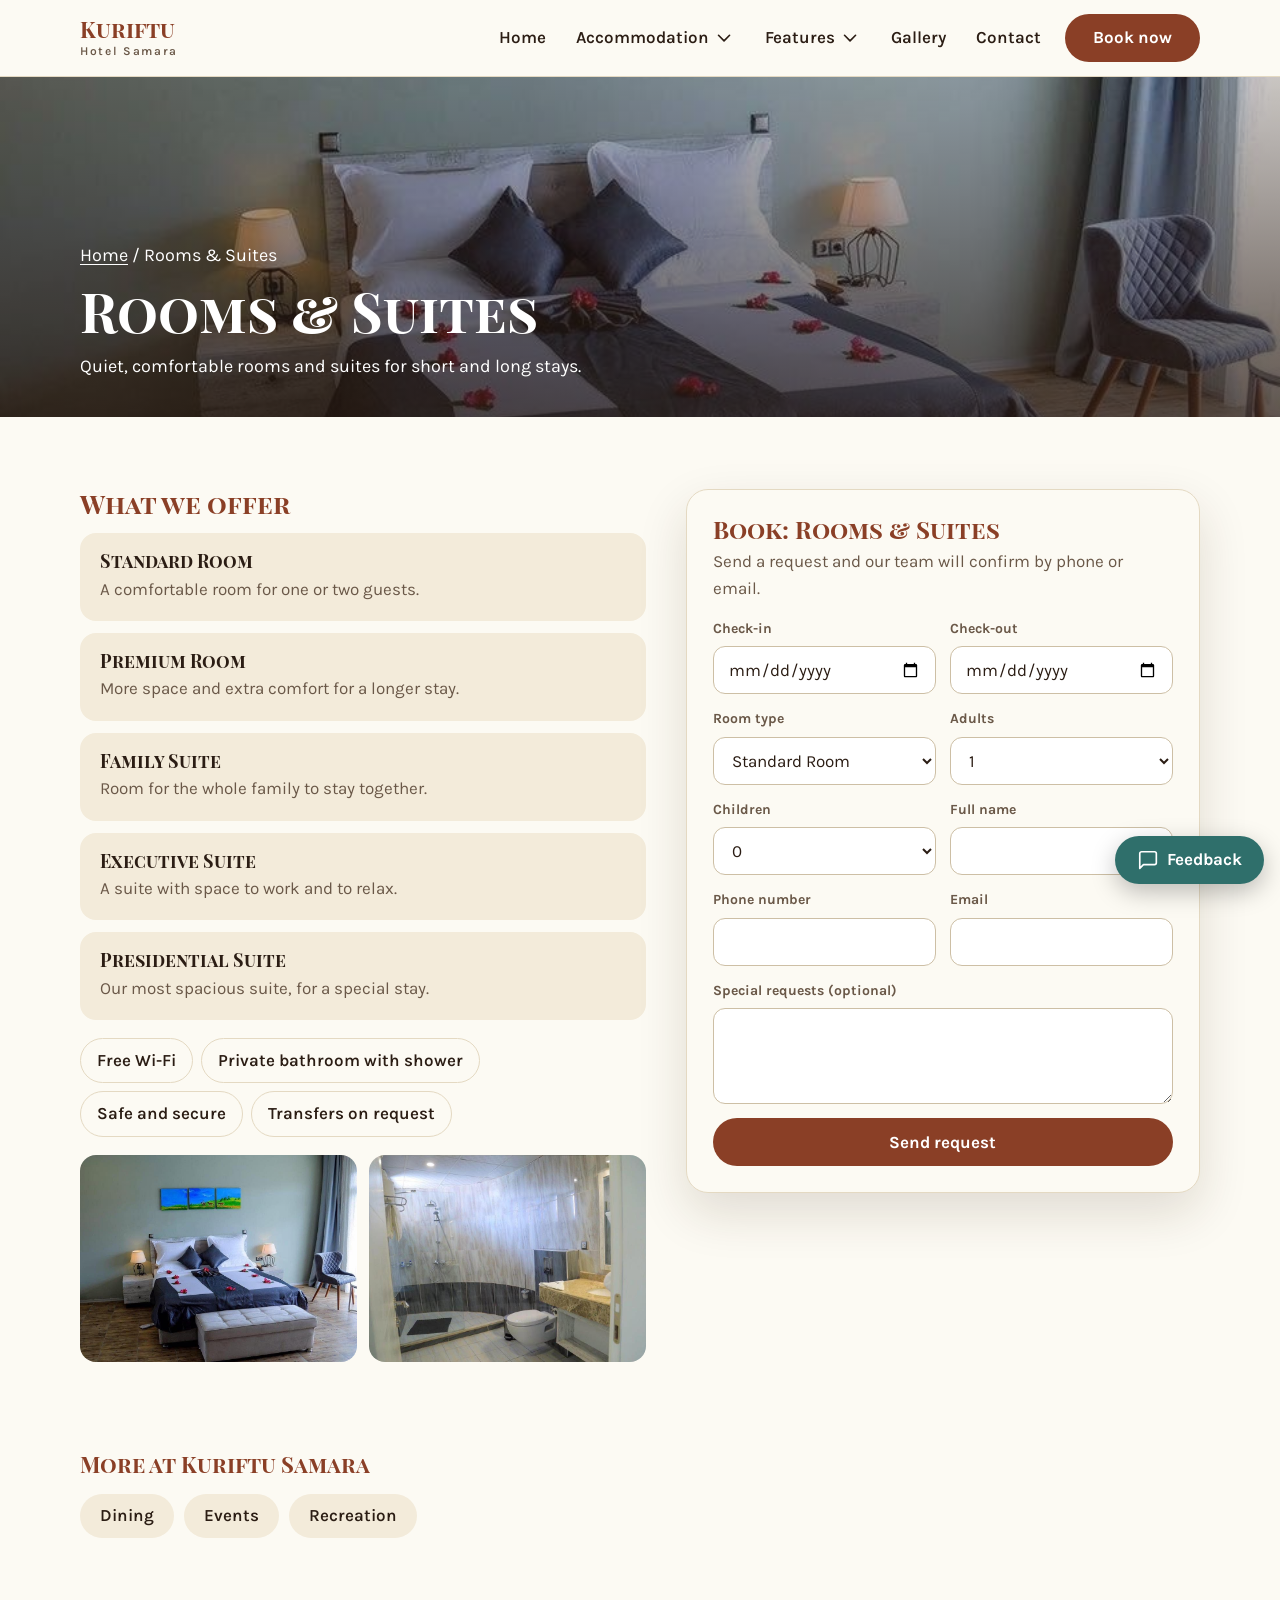
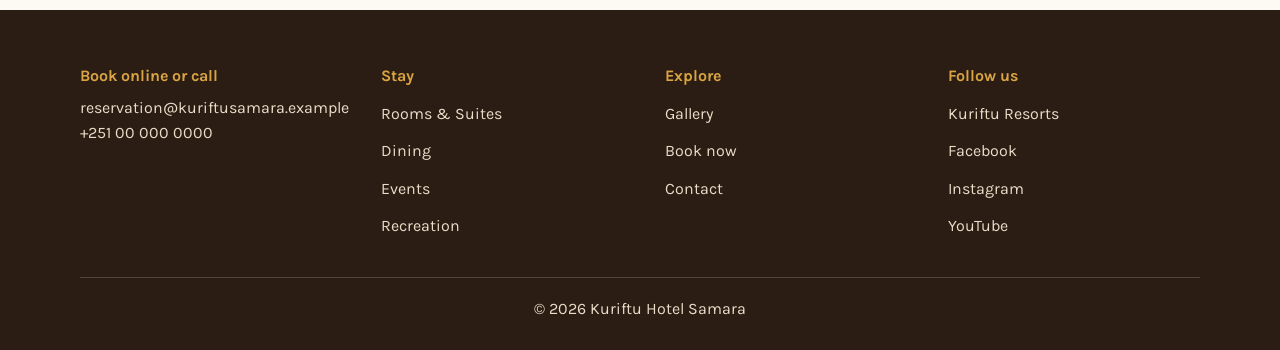
<file: rooms.html>
<!DOCTYPE html>
<html lang="en">
	<head>
		<meta charset="utf-8">
		<meta name="viewport" content="width=device-width, initial-scale=1, viewport-fit=cover">

		<!-- Colour of the phone browser bar (Kuriftu cream) -->
		<meta name="theme-color" content="#FCFAF3">
		<title>Rooms &amp; Suites | Kuriftu Hotel Samara</title>
		<link rel="preconnect" href="https://fonts.googleapis.com">
		<link rel="preconnect" href="https://fonts.gstatic.com" crossorigin>

		<!-- Fonts: Playfair Display SC (headings) and Karla (text) from Google Fonts -->
		<link href="https://fonts.googleapis.com/css2?family=Karla:wght@400;500;600;700&amp;family=Playfair+Display+SC:wght@400;700&amp;display=swap" rel="stylesheet">

		<!-- Site styles: every colour, size and layout rule is in css/style.css -->
		<link rel="stylesheet" href="css/style.css">
	</head>
	<body data-page="rooms">

		<!-- Skip link: lets keyboard users jump past the menu to the main content -->
		<a class="skip" href="index.html#main">Skip to content</a>

		<!-- HEADER: logo, menu button (phones) and main navigation -->
		<header>
			<div class="w">
				<a class="logo" href="index.html#home" aria-label="Kuriftu Hotel Samara, home">
					Kuriftu
					<small>Hotel Samara</small>
				</a>
				<!-- Menu button: shown on phones and tablets only. Opens and closes #nav (js/common.js) -->
				<button class="burger" id="bg" aria-label="Open menu" aria-expanded="false" aria-controls="nav">
					<svg class="i" viewBox="0 0 24 24">
						<path d="M4 7h16M4 12h16M4 17h16"/>
					</svg>
				</button>
				<!-- MAIN MENU: each .dd button opens a dropdown (.sub) of links -->
				<nav id="nav" aria-label="Main">
					<ul>
						<li><a href="index.html#home">Home</a></li>
						<li>
							<button class="dd" aria-expanded="false">
								Accommodation
								<svg class="i" viewBox="0 0 24 24">
									<path d="m6 9 6 6 6-6"/>
								</svg>
							</button>
							<div class="sub">
								<a href="rooms.html">Standard Room</a>
								<a href="rooms.html">Premium Room</a>
								<a href="rooms.html">Family Suite</a>
								<a href="rooms.html">Executive Suite</a>
								<a href="rooms.html">Presidential Suite</a>
							</div>
						</li>
						<li>
							<button class="dd" aria-expanded="false">
								Features
								<svg class="i" viewBox="0 0 24 24">
									<path d="m6 9 6 6 6-6"/>
								</svg>
							</button>
							<div class="sub">
								<a href="dining.html">Restaurant &amp; Bar</a>
								<a href="recreation.html">Recreation</a>
								<a href="events.html">Events</a>
							</div>
						</li>
						<li><a href="index.html#sights">Gallery</a></li>
						<li><a href="index.html#contact">Contact</a></li>
						<li><a class="btn cta" href="index.html#bk">Book now</a></li>
					</ul>
				</nav>
			</div>
		</header>

		<!-- MAIN CONTENT -->
		<main id="main">

			<!-- PAGE BANNER: photo background (class p7, p5, p2 or p6) with the page title -->
			<div class="sh p7">
				<div class="w">
					<p class="crumb"><a href="index.html">Home</a> / Rooms &amp; Suites</p>
					<h1 tabindex="-1">Rooms &amp; Suites</h1>
					<p>Quiet, comfortable rooms and suites for short and long stays.</p>
				</div>
			</div>
			<div class="w">
				<!-- TWO COLUMNS: details on the left, booking form on the right (stacked on phones) -->
				<div class="sg2">
					<div>
						<h2>What we offer</h2>
						<div class="ic">
							<h3>Standard Room</h3>
							<p>A comfortable room for one or two guests.</p>
						</div>
						<div class="ic">
							<h3>Premium Room</h3>
							<p>More space and extra comfort for a longer stay.</p>
						</div>
						<div class="ic">
							<h3>Family Suite</h3>
							<p>Room for the whole family to stay together.</p>
						</div>
						<div class="ic">
							<h3>Executive Suite</h3>
							<p>A suite with space to work and to relax.</p>
						</div>
						<div class="ic">
							<h3>Presidential Suite</h3>
							<p>Our most spacious suite, for a special stay.</p>
						</div>
						<ul class="tg">
							<li>Free Wi-Fi</li>
							<li>Private bathroom with shower</li>
							<li>Safe and secure</li>
							<li>Transfers on request</li>
						</ul>
						<!-- Photo strip -->
						<div class="thumbs">
							<div class="p7" role="img" aria-label="Rooms &amp; Suites photo"></div>
							<div class="p9" role="img" aria-label="Rooms &amp; Suites photo"></div>
						</div>
					</div>
					<!-- BOOKING FORM: js/service.js builds the fields into #pf-fields, checks them and shows a confirmation -->
					<form class="bf" id="pf" novalidate>
						<h2>Book: Rooms &amp; Suites</h2>
						<p>Send a request and our team will confirm by phone or email.</p>
						<div class="f2" id="pf-fields"></div>
						<button class="btn d" type="submit">Send request</button>
					</form>
				</div>
				<h2 class="t" style="font-size:22px">More at Kuriftu Samara</h2>
				<!-- Links to the other service pages -->
				<div class="oth">
					<a href="dining.html">Dining</a>
					<a href="events.html">Events</a>
					<a href="recreation.html">Recreation</a>
				</div>
			</div>
		</main>

		<!-- FOOTER: link columns and copyright -->
		<footer>
			<div class="w">
				<div class="fg">
					<div>
						<h4>Book online or call</h4>
						<ul>
							<li>reservation@kuriftusamara.example</li>
							<li>+251 00 000 0000</li>
						</ul>
					</div>
					<div>
						<h4>Stay</h4>
						<ul>
							<li><a href="rooms.html">Rooms &amp; Suites</a></li>
							<li><a href="dining.html">Dining</a></li>
							<li><a href="events.html">Events</a></li>
							<li><a href="recreation.html">Recreation</a></li>
						</ul>
					</div>
					<div>
						<h4>Explore</h4>
						<ul>
							<li><a href="index.html#sights">Gallery</a></li>
							<li><a href="index.html#bk">Book now</a></li>
							<li><a href="index.html#contact">Contact</a></li>
						</ul>
					</div>
					<div>
						<h4>Follow us</h4>
						<ul>
							<li><a href="https://kurifturesorts.com" target="_blank" rel="noopener">Kuriftu Resorts</a></li>
							<li><a href="index.html#" data-soon>Facebook</a></li>
							<li><a href="index.html#" data-soon>Instagram</a></li>
							<li><a href="index.html#" data-soon>YouTube</a></li>
						</ul>
					</div>
				</div>
				<p class="cp">© 2026 Kuriftu Hotel Samara</p>
			</div>
		</footer>

		<!-- Floating Feedback button: opens a feedback form (js/common.js) -->
		<button class="fab" id="fb">
			<svg class="i" viewBox="0 0 24 24">
				<path d="M21 15a2 2 0 0 1-2 2H7l-4 4V5a2 2 0 0 1 2-2h14a2 2 0 0 1 2 2z"/>
			</svg>
			<span>Feedback</span>
		</button>

		<!-- Pop-up dialog: used for confirmations, feedback and enlarged photos -->
		<div class="md" id="md" role="dialog" aria-modal="true" aria-label="Dialog">
			<div class="mb">
				<button class="x" id="mx" aria-label="Close">
					<svg class="i" viewBox="0 0 24 24">
						<path d="M18 6 6 18M6 6l12 12"/>
					</svg>
				</button>
				<div id="mc"></div>
			</div>
		</div>

		<!-- Toast: short message that appears at the bottom of the screen -->
		<div id="toast" role="status" aria-live="polite"></div>

		<!-- SCRIPTS: common.js is shared by every page (menu, pop-up, toast, feedback); the second file is specific to this page -->
		<script src="js/common.js"></script>
		<script src="js/service.js"></script>
	</body>
</html>
</file>
<file: css/style.css>
/* Kuriftu Hotel Samara: styles. Brand colours are the variables at the top. */
/* Brand tokens: cream is taken from kurifturesorts.com theme-color; the rest is an earthy Afar-desert palette, swap here */

/* ============================================================
   BRAND COLOURS & SPACING
   Change a colour here and it updates everywhere on the site.
   ============================================================ */
:root {
	--cream: #FCFAF3;  /* page background (taken from kurifturesorts.com) */
	--sand: #F3EBDA;  /* light panel colour */
	--line: #E4D9C2;  /* thin borders */
	--clay: #8A3F26;  /* main brand colour: headings, dark buttons, links */
	--clay-d: #6B2E1B;  /* darker clay for hover */
	--gold: #D9A441;  /* highlight colour for main buttons */
	--ink: #2B1D14;  /* main text colour */
	--mu: #6A5848;  /* softer text colour */
	--sea: #2F6F6B;  /* teal accent: focus ring, dates, feedback button */
	--sp1: 8px;  /* spacing steps used for gaps and padding */
	--sp2: 16px;
	--sp3: 24px;
	--sp4: 40px;
	--sp5: 72px;
	background: var(--cream);  /* page background */
	padding-top: env(safe-area-inset-top, 0px);  /* keeps content clear of the phone notch */
	padding-bottom: env(safe-area-inset-bottom, 0px);  /* keeps content clear of the home bar */
	box-sizing: border-box;
}

/* ============================================================
   BASE STYLES
   Reset, default text, headings, links and the keyboard focus ring.
   ============================================================ */
* {
	box-sizing: border-box;
	margin: 0;
}
/* Smooth scrolling to #links, with space left for the sticky header */
html {
	scroll-behavior: smooth;
	scroll-padding-top: 84px;
}
/* Default text: Karla font on the cream background */
body {
	font: 17px/1.6 Karla, system-ui, sans-serif;
	background: var(--cream);
	color: var(--ink);
}
/* Headings use the serif display font */
h1, h2, h3 {
	font-family: "Playfair Display SC", Georgia, serif;
	font-weight: 700;
	line-height: 1.15;
}
/* Links have no underline by default */
a {
	color: inherit;
	text-decoration: none;
}
/* Buttons and fields copy the page font and show a pointer */
button, input, select {
	font: inherit;
	color: inherit;
}
button, a, select, summary {
	cursor: pointer;
}
:focus-visible {
	outline: 3px solid var(--sea);
	outline-offset: 3px;
}

/* ============================================================
   ICONS
   All line icons share this size and stroke.
   ============================================================ */
svg.i {
	width: 1.3em;
	height: 1.3em;
	fill: none;
	stroke: currentColor;
	stroke-width: 1.8;
	stroke-linecap: round;
	stroke-linejoin: round;
	flex: none;
}

/* ============================================================
   LAYOUT
   .w is the centred content column used inside every section.
   ============================================================ */
.w {
	max-width: 1160px;
	margin: 0 auto;
	padding: 0 20px;
}

/* ============================================================
   SKIP LINK
   Hidden until a keyboard user tabs to it.
   ============================================================ */
.skip {
	position: absolute;
	left: -999px;
	background: var(--ink);
	color: #fff;
	padding: 10px 16px;
	z-index: 300;
}
/* Shows the skip link when focused */
.skip:focus {
	left: 8px;
	top: 8px;
}

/* ============================================================
   HEADER & MENU
   Sticky top bar, logo, and navigation with dropdowns (becomes a phone menu in the responsive rules below).
   ============================================================ */
header {
	position: sticky;
	top: 0;
	z-index: 60;
	background: rgba(252, 250, 243, .94);
	backdrop-filter: blur(10px);
	border-bottom: 1px solid var(--line);
}
header .w {
	display: flex;
	align-items: center;
	justify-content: space-between;
	height: 76px;
	gap: 16px;
}
/* Text logo in the header */
.logo {
	font: 700 22px/1 "Playfair Display SC", serif;
	color: var(--clay);
	display: flex;
	flex-direction: column;
}
.logo small {
	font: 600 12px Karla;
	letter-spacing: .14em;
	color: var(--mu);
	margin-top: 4px;
}
/* Menu list laid out in a row */
nav ul {
	list-style: none;
	padding: 0;
	display: flex;
	align-items: center;
	gap: 2px;
}
nav li {
	position: relative;
}
/* Menu links and dropdown buttons: at least 44px tall for easy tapping */
nav a, nav .dd {
	display: flex;
	align-items: center;
	gap: 4px;
	min-height: 44px;
	padding: 0 14px;
	background: none;
	border: 0;
	border-radius: 999px;
	font-weight: 600;
	transition: background .2s, color .2s;
}
nav a:hover, nav .dd:hover {
	background: var(--sand);
	color: var(--clay);
}
/* "Book now" menu button */
nav .cta {
	background: var(--clay);
	color: #fff;
	margin-left: 8px;
}
nav .cta:hover {
	background: var(--clay-d);
	color: #fff;
}
/* Dropdown panel, hidden until its button is opened */
.sub {
	display: none;
	position: absolute;
	top: 100%;
	left: 0;
	min-width: 210px;
	background: var(--cream);
	border: 1px solid var(--line);
	border-radius: 14px;
	box-shadow: 0 16px 40px rgba(60, 35, 15, .15);
	padding: 8px;
	flex-direction: column;
}
nav li.open>.sub {
	display: flex;
}
nav li:hover>.sub {
	display: flex;
}
.sub a {
	border-radius: 8px;
}
/* Phone menu button, hidden on desktop */
.burger {
	display: none;
	width: 48px;
	height: 48px;
	border-radius: 50%;
	border: 1px solid var(--line);
	background: var(--cream);
}

/* ============================================================
   HERO SLIDESHOW
   Full-width photo slides with text, plus the pause / previous / next controls.
   ============================================================ */
.hero {
	position: relative;
	min-height: min(86vh, 680px);
	overflow: hidden;
	color: #fff;
}
/* One slide: stacked on top of each other, only .on is visible */
.slide {
	position: absolute;
	inset: 0;
	opacity: 0;
	visibility: hidden;
	transition: opacity .9s, visibility .9s;
	display: flex;
	align-items: center;
}
/* The slide currently showing */
.slide.on {
	opacity: 1;
	visibility: visible;
	z-index: 1;
}
.slide svg.sc {
	position: absolute;
	inset: 0;
	width: 100%;
	height: 100%;
}
.slide .w {
	position: relative;
	width: 100%;
	padding-bottom: 60px;
}
.slide h1, .slide h2 {
	font-size: clamp(34px, 6vw, 64px);
	max-width: 11em;
	text-shadow: 0 2px 20px rgba(40, 15, 5, .45);
}
.slide p {
	max-width: 30em;
	margin: 18px 0 28px;
	font-size: 19px;
	text-shadow: 0 1px 12px rgba(40, 15, 5, .5);
}

/* ============================================================
   BUTTONS
   .btn is the gold button; add .d for the dark clay version.
   ============================================================ */
.btn {
	display: inline-flex;
	align-items: center;
	justify-content: center;
	gap: 8px;
	min-height: 48px;
	padding: 0 28px;
	border-radius: 999px;
	border: 0;
	background: var(--gold);
	color: var(--ink);
	font-weight: 700;
	transition: transform .2s, background .2s;
}
.btn:hover {
	background: #E6B456;
	transform: translateY(-1px);
}
.btn.d {
	background: var(--clay);
	color: #fff;
}
.btn.d:hover {
	background: var(--clay-d);
}
.ctl {
	position: absolute;
	z-index: 3;
	bottom: 104px;
	left: 0;
	right: 0;
}
.ctl .w {
	display: flex;
	align-items: center;
	gap: 10px;
}
/* Round slideshow buttons */
.cb {
	width: 48px;
	height: 48px;
	border-radius: 50%;
	border: 1px solid rgba(255, 255, 255, .7);
	background: rgba(43, 29, 20, .45);
	color: #fff;
	display: grid;
	place-items: center;
	transition: background .2s;
}
.cb:hover {
	background: rgba(43, 29, 20, .75);
}
/* Slide dots */
.dots {
	display: flex;
	gap: 6px;
	margin-left: 8px;
}
.dots button {
	width: 44px;
	height: 44px;
	background: none;
	border: 0;
	display: grid;
	place-items: center;
	padding: 0;
}
.dots button::after {
	content: "";
	width: 12px;
	height: 12px;
	border-radius: 50%;
	border: 2px solid #fff;
}
.dots button.on::after {
	background: #fff;
}

/* ============================================================
   QUICK BOOKING BAR
   The card under the hero with dates and guests.
   ============================================================ */
.book {
	position: relative;
	z-index: 5;
	margin: -52px auto 0;
	max-width: 1160px;
	padding: 0 20px;
}
/* Booking bar grid: five columns on desktop */
.book form {
	background: var(--cream);
	border: 1px solid var(--line);
	border-radius: 22px;
	box-shadow: 0 20px 50px rgba(60, 35, 15, .18);
	padding: 20px;
	display: grid;
	grid-template-columns: 1.4fr 1.4fr .8fr .8fr auto;
	gap: 14px;
	align-items: start;
}

/* ============================================================
   FORM FIELDS
   Labels, inputs, selects and error messages. A field with .bad shows its error.
   ============================================================ */
label {
	display: block;
	font-size: 14px;
	font-weight: 700;
	color: var(--mu);
	margin-bottom: 6px;
}
input, select {
	width: 100%;
	min-height: 48px;
	padding: 0 14px;
	border: 1px solid #cdbfa5;
	border-radius: 12px;
	background: #fff;
}
/* Error text, hidden until the field has .bad */
.err {
	display: none;
	color: #A12A1C;
	font-size: 14px;
	margin-top: 6px;
}
.bad+.err {
	display: block;
}
.bad {
	border-color: #A12A1C;
}

/* ============================================================
   HOME PAGE SECTIONS
   Spacing, headings, welcome text, highlight boxes, service rows and gallery cards.
   ============================================================ */
section {
	padding: var(--sp5) 0;
}
.alt {
	background: var(--sand);
}
/* Section title */
h2.t {
	font-size: clamp(28px, 4vw, 42px);
	color: var(--clay);
	margin-bottom: var(--sp2);
}
.lead {
	max-width: 44em;
	color: var(--mu);
}
.date {
	color: var(--sea);
	font-weight: 700;
	margin-bottom: 8px;
}
/* "Read more" text that expands smoothly */
.more {
	display: grid;
	grid-template-rows: 0fr;
	transition: grid-template-rows .4s;
}
.more.open {
	grid-template-rows: 1fr;
}
.more>div {
	overflow: hidden;
}
.rm {
	background: none;
	border: 0;
	color: var(--clay);
	font-weight: 700;
	min-height: 44px;
	text-decoration: underline;
	text-underline-offset: 4px;
	padding: 0;
}
/* Six highlight boxes */
.feat {
	display: grid;
	grid-template-columns: repeat(3, 1fr);
	gap: var(--sp2);
	margin-top: var(--sp4);
}
.feat div {
	display: flex;
	align-items: center;
	gap: 14px;
	padding: 18px 20px;
	background: var(--sand);
	border-radius: 16px;
	font-weight: 600;
}
.feat svg {
	color: var(--clay);
	width: 28px;
	height: 28px;
}
/* Photo + text block; every second row flips sides */
.row {
	display: grid;
	grid-template-columns: 1.1fr 1fr;
	gap: var(--sp4);
	align-items: center;
	margin-bottom: var(--sp5);
}
.row:last-child {
	margin-bottom: 0;
}
.row:nth-child(even) {
	grid-template-columns: 1fr 1.1fr;
}
.row:nth-child(even) .ph {
	order: 2;
}
/* Photo box: the photo comes from a p1..p9 class */
.ph {
	position: relative;
	aspect-ratio: 4/3;
	border-radius: 22px;
	overflow: hidden;
	background: var(--clay);
}
.ph svg {
	position: absolute;
	inset: 0;
	width: 100%;
	height: 100%;
}
/* Caption in the corner of a photo */
.ph::after {
	content: attr(data-l);
	position: absolute;
	left: 16px;
	bottom: 12px;
	color: #fff;
	font-size: 14px;
	font-weight: 600;
	text-shadow: 0 1px 6px rgba(0, 0, 0, .5);
}
.row h3 {
	font-size: 30px;
	margin-bottom: 12px;
}
.row p {
	color: var(--mu);
	margin-bottom: 22px;
	max-width: 30em;
}
.grid {
	display: grid;
	grid-template-columns: repeat(3, 1fr);
	gap: 22px;
}
/* Gallery card */
.card {
	background: var(--cream);
	border: 1px solid var(--line);
	border-radius: 20px;
	overflow: hidden;
	text-align: left;
	padding: 0;
	transition: box-shadow .25s, transform .25s;
}
.card:hover {
	box-shadow: 0 14px 34px rgba(60, 35, 15, .16);
	transform: translateY(-3px);
}
.card .ph {
	border-radius: 0;
	aspect-ratio: 16/10;
}
.card h3 {
	font-size: 18px;
	padding: 16px 18px 4px;
}
.card span {
	display: block;
	padding: 0 18px 18px;
	color: var(--clay);
	font-weight: 700;
}

/* ============================================================
   FIND US
   Map panel, contact list and newsletter form.
   ============================================================ */
.map {
	display: grid;
	grid-template-columns: 1.3fr 1fr;
	gap: var(--sp4);
}
/* Map panel */
.mp {
	min-height: 320px;
	border-radius: 22px;
	background: linear-gradient(#EADFC7, #DCCBA8);
	display: grid;
	place-items: center;
	text-align: center;
	padding: 24px;
	position: relative;
	overflow: hidden;
}
.mp>* {
	position: relative;
}
.mp p {
	margin: 10px 0 20px;
	font-weight: 600;
}
.list {
	list-style: none;
	padding: 0;
	color: var(--mu);
}
.list li {
	padding: 10px 0;
	border-bottom: 1px solid var(--line);
}
/* Newsletter form row */
.sf {
	display: flex;
	gap: 10px;
	flex-wrap: wrap;
	margin-top: 14px;
}
.sf>div {
	flex: 1 1 200px;
}

/* ============================================================
   FOOTER
   Dark footer with link columns.
   ============================================================ */
footer {
	background: var(--ink);
	color: #E9DEC9;
	padding: 56px 0 28px;
	font-size: 16px;
}
/* Footer columns */
.fg {
	display: grid;
	grid-template-columns: repeat(4, 1fr);
	gap: 32px;
}
footer h4 {
	font: 700 16px Karla;
	color: var(--gold);
	margin-bottom: 10px;
}
footer ul {
	list-style: none;
	padding: 0;
}
footer li a {
	display: inline-block;
	padding: 6px 0;
}
footer a:hover {
	color: var(--gold);
}
.cp {
	border-top: 1px solid #54433a;
	margin-top: 32px;
	padding-top: 18px;
	text-align: center;
}

/* ============================================================
   FLOATING BUTTON, DIALOG & TOAST
   Feedback button, the pop-up dialog and the short toast message.
   ============================================================ */
.fab {
	position: fixed;
	right: 16px;
	bottom: calc(16px + env(safe-area-inset-bottom, 0px));
	z-index: 50;
	min-height: 48px;
	padding: 0 22px;
	border-radius: 999px;
	border: 0;
	background: var(--sea);
	color: #fff;
	font-weight: 700;
	display: flex;
	align-items: center;
	gap: 8px;
	box-shadow: 0 8px 24px rgba(0, 0, 0, .25);
}
.md {
	position: fixed;
	inset: 0;
	background: rgba(43, 29, 20, .6);
	display: none;
	place-items: center;
	z-index: 200;
	padding: 20px;
}
.md.on {
	display: grid;
}
/* Pop-up box */
.mb {
	background: var(--cream);
	border-radius: 22px;
	max-width: 480px;
	width: 100%;
	padding: 32px;
	position: relative;
	max-height: 90vh;
	overflow: auto;
}
.x {
	position: absolute;
	right: 10px;
	top: 10px;
	width: 44px;
	height: 44px;
	border-radius: 50%;
	background: none;
	border: 0;
	display: grid;
	place-items: center;
}
.mb h3 {
	font-size: 24px;
	margin-bottom: 10px;
}
.mb p {
	color: var(--mu);
	margin-bottom: 14px;
}
.mb label {
	margin-top: 12px;
}
.mb .btn {
	margin-top: 18px;
}
/* Toast message */
#toast {
	position: fixed;
	left: 50%;
	bottom: 90px;
	transform: translateX(-50%);
	background: var(--ink);
	color: #fff;
	padding: 12px 22px;
	border-radius: 12px;
	z-index: 300;
	display: none;
	max-width: 90vw;
}

/* ============================================================
   RESPONSIVE: TABLETS AND SMALLER
   Menu becomes a button, columns stack.
   ============================================================ */
@media (max-width: 980px) {
	/* Phone menu button, hidden on desktop */
	.burger {
		display: grid;
		place-items: center;
	}
	nav {
		display: none;
		position: absolute;
		top: 76px;
		left: 0;
		right: 0;
		background: var(--cream);
		border-bottom: 1px solid var(--line);
		max-height: calc(100vh - 100px);
		overflow: auto;
		padding: 12px 20px 20px;
	}
	nav.open {
		display: block;
	}
	/* Menu list laid out in a row */
	nav ul {
		flex-direction: column;
		align-items: stretch;
	}
	/* Menu links and dropdown buttons: at least 44px tall for easy tapping */
	nav a, nav .dd {
		justify-content: space-between;
		border-radius: 12px;
	}
	/* "Book now" menu button */
	nav .cta {
		margin: 8px 0 0;
		justify-content: center;
	}
	/* Dropdown panel, hidden until its button is opened */
	.sub {
		position: static;
		box-shadow: none;
		border: 0;
		border-left: 3px solid var(--gold);
		border-radius: 0;
		margin-left: 12px;
		background: none;
	}
	nav li:hover>.sub {
		display: none;
	}
	nav li.open>.sub {
		display: flex;
	}
	/* Booking bar grid: five columns on desktop */
	.book form {
		grid-template-columns: 1fr 1fr;
	}
	.book .btn {
		grid-column: 1/-1;
	}
	/* Six highlight boxes */
	.feat {
		grid-template-columns: 1fr 1fr;
	}
	.grid {
		grid-template-columns: 1fr 1fr;
	}
	/* Footer columns */
	.fg {
		grid-template-columns: 1fr 1fr;
	}
	/* Photo + text block; every second row flips sides */
	.row, .row:nth-child(even), .map {
		grid-template-columns: 1fr;
	}
	.row:nth-child(even) .ph {
		order: 0;
	}
	.ctl {
		bottom: 120px;
	}
}

/* ============================================================
   RESPONSIVE: PHONES
   Single column layout, larger tap areas.
   ============================================================ */
@media (max-width: 560px) {
	/* Default text: Karla font on the cream background */
	body {
		font-size: 16px;
	}
	.feat, .grid, .fg {
		grid-template-columns: 1fr;
	}
	.book form {
		grid-template-columns: 1fr;
	}
	section {
		padding: 56px 0;
	}
	.fab span {
		display: none;
	}
	.fab {
		padding: 0;
		width: 52px;
		justify-content: center;
	}
}

/* ============================================================
   ACCESSIBILITY: LESS MOTION
   Turns off animation for visitors who asked their device for less motion.
   ============================================================ */
@media (prefers-reduced-motion: reduce) {
	* {
		transition: none!important;
		scroll-behavior: auto!important;
	}
}
.ph {
	background-size: cover;
	background-position: center;
}
.ph::before {
	content: "";
	position: absolute;
	inset: auto 0 0;
	height: 45%;
	background: linear-gradient(transparent, rgba(0, 0, 0, .55));
	z-index: 1;
}
.ph::after {
	z-index: 2;
}
.mb.wide {
	max-width: 920px;
}
.mb img {
	width: 100%;
	border-radius: 14px;
	display: block;
}
.slide {
	background-size: cover!important;
}

/* ============================================================
   SERVICE PAGES
   Banner, details column and booking form for rooms, dining, events and recreation.
   ============================================================ */
.sh {
	position: relative;
	min-height: 340px;
	display: flex;
	align-items: flex-end;
	color: #fff;
	background-size: cover;
	background-position: center;
}
.sh::before {
	content: "";
	position: absolute;
	inset: 0;
	background: linear-gradient(rgba(43, 29, 20, .25), rgba(43, 29, 20, .75));
}
.sh .w {
	position: relative;
	width: 100%;
	padding-top: 90px;
	padding-bottom: 36px;
}
.sh h1 {
	font-size: clamp(32px, 5vw, 54px);
}
.sh p {
	max-width: 36em;
	margin-top: 10px;
	font-size: 18px;
}
.crumb {
	font-size: 15px;
	margin-bottom: 10px;
}
.crumb a {
	text-decoration: underline;
	text-underline-offset: 3px;
}
.sg2 {
	display: grid;
	grid-template-columns: 1.1fr 1fr;
	gap: var(--sp4);
	align-items: start;
	padding: var(--sp5) 0;
}
.sg2 h2 {
	font-size: 26px;
	color: var(--clay);
	margin-bottom: 14px;
}
/* Information card on service pages */
.ic {
	padding: 18px 20px;
	background: var(--sand);
	border-radius: 16px;
	margin-bottom: 12px;
}
.ic h3 {
	font-size: 18px;
	margin-bottom: 4px;
}
.ic p {
	color: var(--mu);
}
/* Pill-shaped tags */
.tg {
	list-style: none;
	padding: 0;
	display: flex;
	flex-wrap: wrap;
	gap: 8px;
	margin: 18px 0;
}
.tg li {
	padding: 8px 16px;
	border: 1px solid var(--line);
	border-radius: 999px;
	font-weight: 600;
	background: var(--cream);
}
/* Photo strip on service pages */
.thumbs {
	display: grid;
	grid-template-columns: 1fr 1fr;
	gap: 12px;
	margin: 18px 0;
}
.thumbs div {
	aspect-ratio: 4/3;
	border-radius: 16px;
	background-size: cover;
	background-position: center;
}
/* Booking form card (sticks while scrolling on desktop) */
.bf {
	position: sticky;
	top: 96px;
	background: var(--cream);
	border: 1px solid var(--line);
	border-radius: 22px;
	padding: 26px;
	box-shadow: 0 20px 50px rgba(60, 35, 15, .14);
}
.bf h2 {
	font-size: 24px;
	margin-bottom: 4px;
}
.bf>p {
	color: var(--mu);
	margin-bottom: 16px;
}
/* Two-column form grid */
.f2 {
	display: grid;
	grid-template-columns: 1fr 1fr;
	gap: 14px;
}
.full {
	grid-column: 1/-1;
}
.bf .btn {
	width: 100%;
	margin-top: 6px;
}
/* Multi-line field */
textarea {
	width: 100%;
	min-height: 96px;
	padding: 12px 14px;
	border: 1px solid #cdbfa5;
	border-radius: 12px;
	background: #fff;
	resize: vertical;
}
/* Links to other service pages */
.oth {
	display: flex;
	gap: 10px;
	flex-wrap: wrap;
	padding-bottom: var(--sp5);
}
.oth a {
	display: inline-flex;
	align-items: center;
	min-height: 44px;
	padding: 0 20px;
	border-radius: 999px;
	background: var(--sand);
	font-weight: 600;
}
.oth a:hover {
	background: var(--line);
}
@media (max-width: 980px) {
	.sg2 {
		grid-template-columns: 1fr;
	}
	/* Booking form card (sticks while scrolling on desktop) */
	.bf {
		position: static;
	}
}
@media (max-width: 560px) {
	/* Two-column form grid */
	.f2 {
		grid-template-columns: 1fr;
	}
}
/* photos (paths are relative to this css file) */

/* ============================================================
   PHOTOS
   Each class sets one photo. Used on service blocks, banners, gallery cards and slides. Paths are relative to this css file.
   ============================================================ */
.p1 {
	background-image: url(../images/p1.jpg);
}
.p2 {
	background-image: url(../images/p2.jpg);
}
.p3 {
	background-image: url(../images/p3.jpg);
}
.p5 {
	background-image: url(../images/p5.jpg);
}
.p6 {
	background-image: url(../images/p6.jpg);
}
.p7 {
	background-image: url(../images/p7.jpg);
}
.p8 {
	background-image: url(../images/p8.jpg);
}
.p9 {
	background-image: url(../images/p9.jpg);
}
.slide {
	background-position: center;
}
.s1 {
	background-image: linear-gradient(90deg, rgba(43, 29, 20, .72), rgba(43, 29, 20, .12) 70%), url(../images/p1.jpg);
}
.s2 {
	background-image: linear-gradient(90deg, rgba(43, 29, 20, .72), rgba(43, 29, 20, .12) 70%), url(../images/p7.jpg);
}
.s3 {
	background-image: linear-gradient(90deg, rgba(43, 29, 20, .72), rgba(43, 29, 20, .12) 70%), url(../images/p2.jpg);
}
.bgmap {
	background: linear-gradient(rgba(252, 250, 243, .78), rgba(252, 250, 243, .78)), url(../images/p8.jpg) center/cover;
}
</file>
